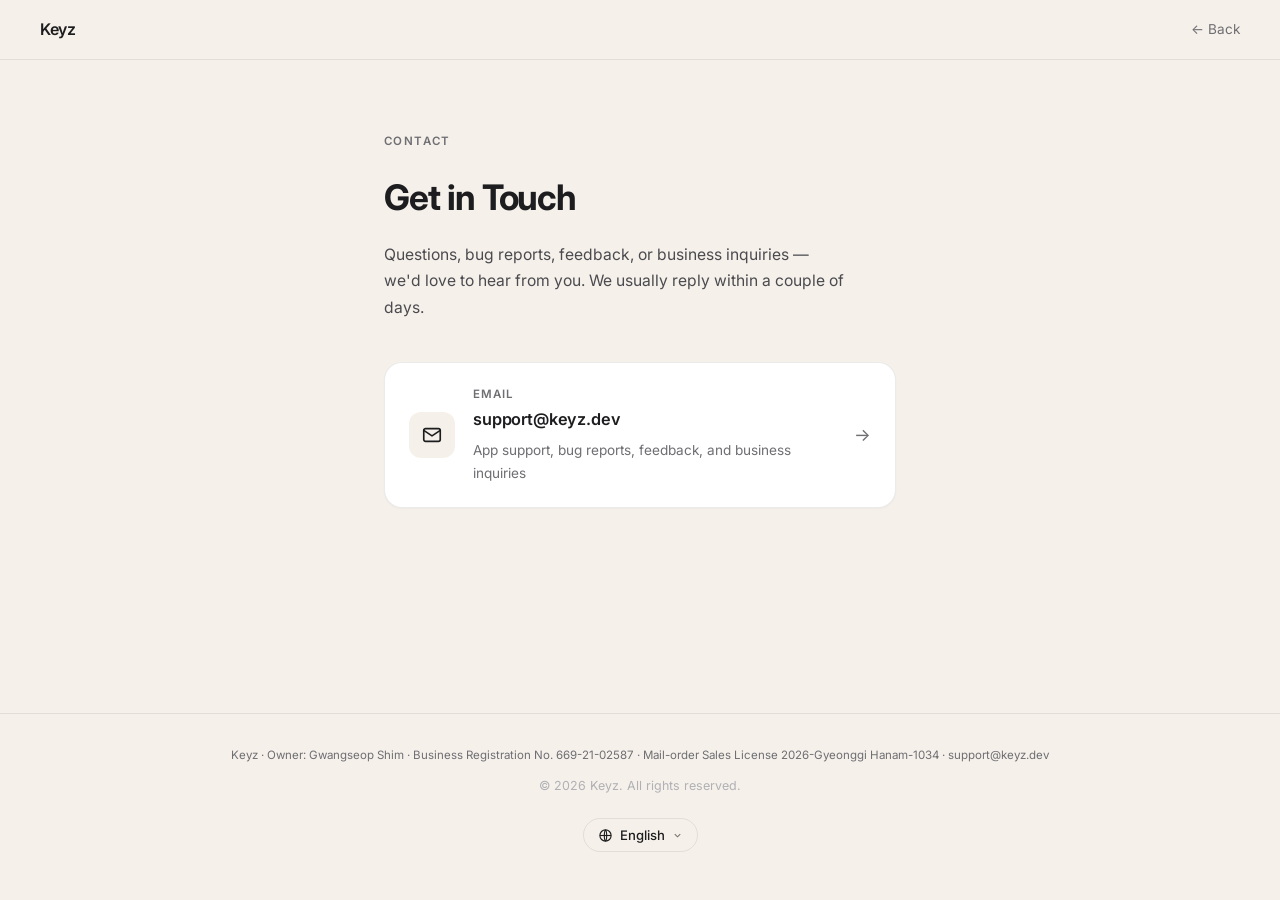
<file: contact/index.html>
<!DOCTYPE html>
<html lang="en">
<head>
  <meta charset="UTF-8" />
  <meta name="viewport" content="width=device-width, initial-scale=1.0" />
  <title>Contact — Keyz</title>
  <meta name="description" content="Get in touch with Keyz. For app questions, bug reports, feedback, or business inquiries, email support@keyz.dev." />
  <meta name="robots" content="index, follow" />
  <link rel="canonical" href="https://keyz.dev/contact/" />
  <meta name="theme-color" content="#f5f0ea" />

  <link rel="alternate" hreflang="en" href="https://keyz.dev/contact/" />
  <link rel="alternate" hreflang="ko" href="https://keyz.dev/ko/contact/" />
  <link rel="alternate" hreflang="ja" href="https://keyz.dev/ja/contact/" />
  <link rel="alternate" hreflang="x-default" href="https://keyz.dev/contact/" />

  <link rel="icon" href="/favicon.ico" sizes="any" />
  <link rel="icon" type="image/png" sizes="32x32" href="/favicon-32.png" />
  <link rel="apple-touch-icon" href="/apple-touch-icon.png" />
  <link rel="preconnect" href="https://fonts.googleapis.com" />
  <link rel="preconnect" href="https://fonts.gstatic.com" crossorigin />
  <link href="https://fonts.googleapis.com/css2?family=Inter:wght@300;400;500;600;700&display=swap" rel="stylesheet" />
  <link rel="stylesheet" href="/style-contact.css" />
</head>
<body>

<nav>
  <a class="nav-logo" href="/">Keyz</a>
  <a class="nav-back" href="/">← Back</a>
</nav>

<main>
  <p class="page-label">Contact</p>
  <h1>Get in Touch</h1>
  <p class="intro">Questions, bug reports, feedback, or business inquiries — we'd love to hear from you. We usually reply within a couple of days.</p>

  <a class="contact-card" href="mailto:support@keyz.dev">
    <span class="cc-icon">
      <svg viewBox="0 0 24 24" fill="none" stroke="currentColor" stroke-width="1.8" stroke-linecap="round" stroke-linejoin="round"><rect x="3" y="5" width="18" height="14" rx="2"/><path d="m3 7 9 6 9-6"/></svg>
    </span>
    <span class="cc-body">
      <span class="cc-label">Email</span>
      <span class="cc-value">support@keyz.dev</span>
      <span class="cc-desc">App support, bug reports, feedback, and business inquiries</span>
    </span>
    <span class="cc-arrow">→</span>
  </a>
</main>

<footer>
  <p class="footer-meta">Keyz · Owner: Gwangseop Shim · Business Registration No. 669-21-02587 · Mail-order Sales License 2026-Gyeonggi Hanam-1034 · support@keyz.dev</p>
  <p class="footer-copy">© 2026 Keyz. All rights reserved.</p>
  <div class="lang-select">
    <button class="lang-btn" aria-haspopup="true" aria-expanded="false">
      <svg class="globe" viewBox="0 0 24 24" fill="none" stroke="currentColor" stroke-width="1.8"><circle cx="12" cy="12" r="9"/><path d="M3 12h18"/><path d="M12 3c2.5 2.5 2.5 16 0 18M12 3c-2.5 2.5-2.5 16 0 18"/></svg>
      <span class="lang-current">English</span>
      <svg class="chev" viewBox="0 0 24 24" fill="none" stroke="currentColor" stroke-width="2.2"><path d="M6 9l6 6 6-6"/></svg>
    </button>
    <ul class="lang-menu" role="listbox">
      <li><a href="/contact/" hreflang="en" data-lang="en" class="active">English</a></li>
      <li><a href="/ko/contact/" hreflang="ko" data-lang="ko">한국어</a></li>
      <li><a href="/ja/contact/" hreflang="ja" data-lang="ja">日本語</a></li>
    </ul>
  </div>
</footer>

<script src="/app.js"></script>
</body>
</html>
</file>
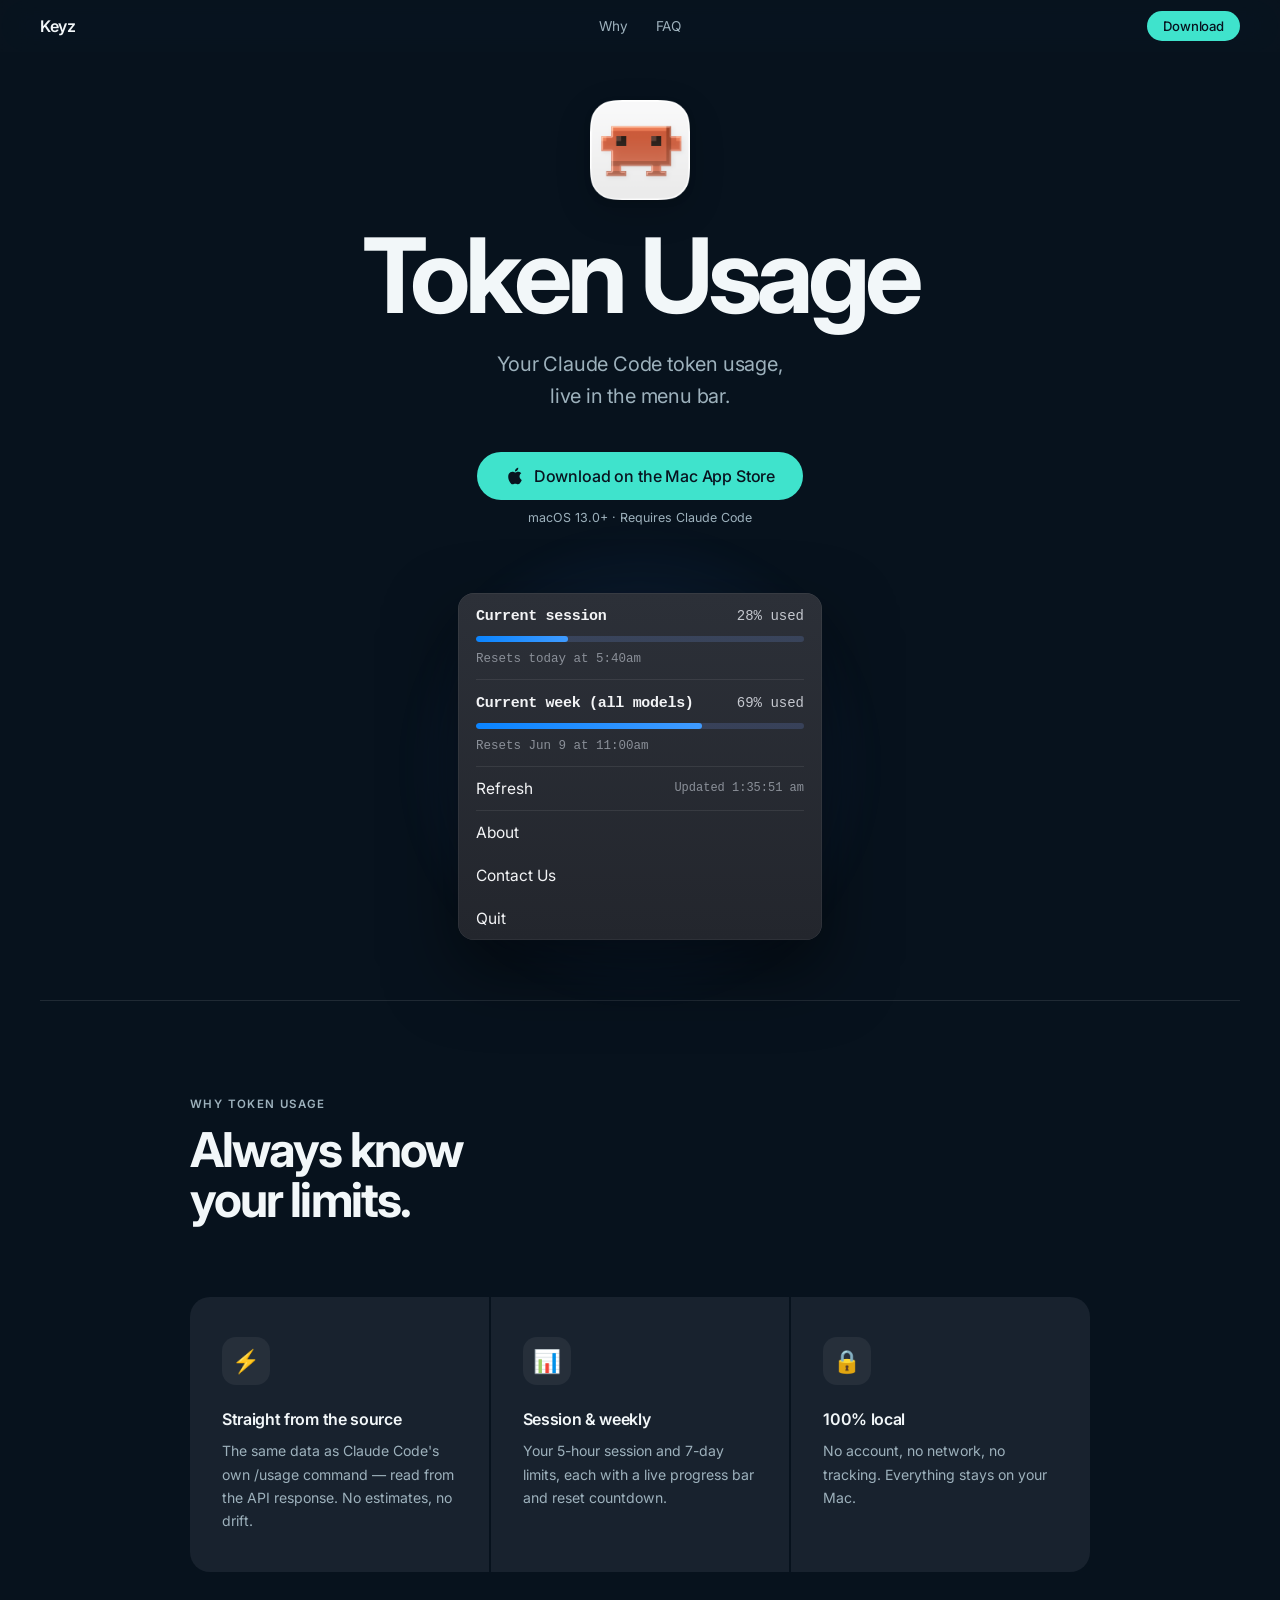
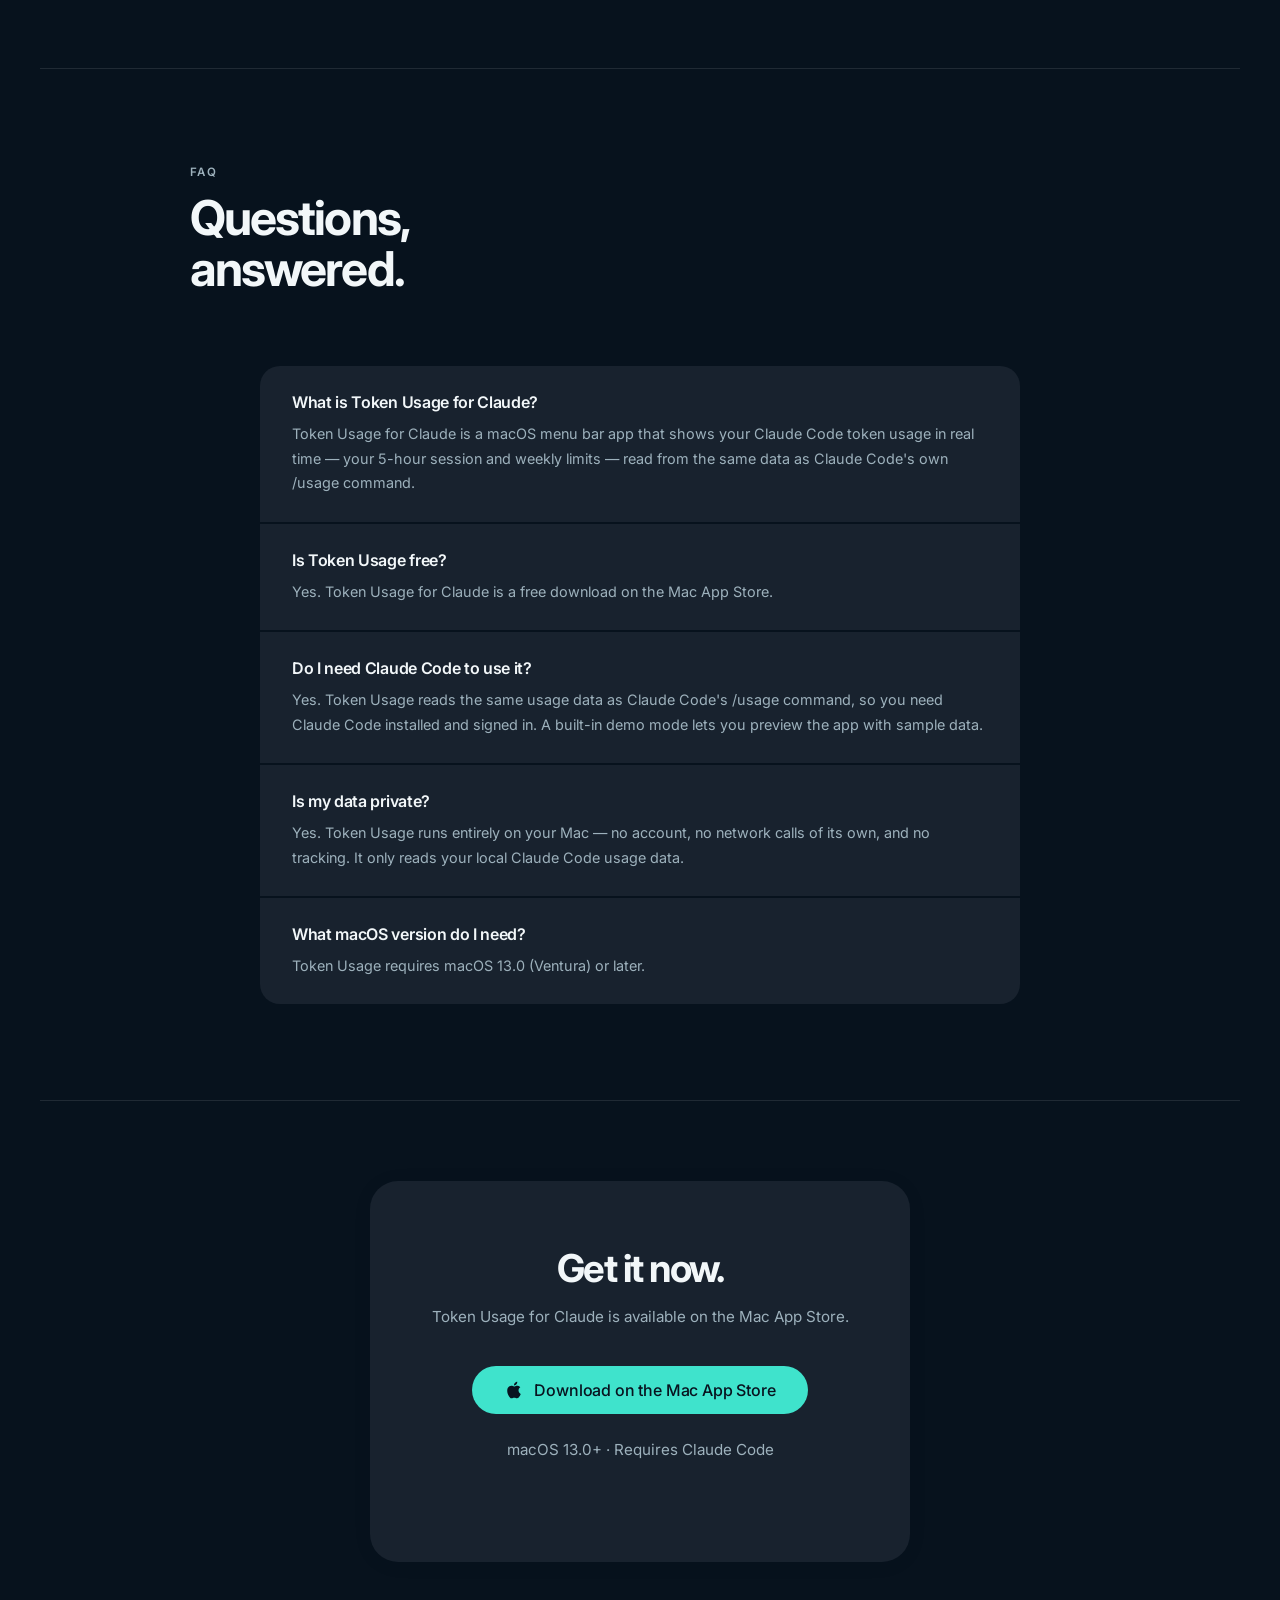
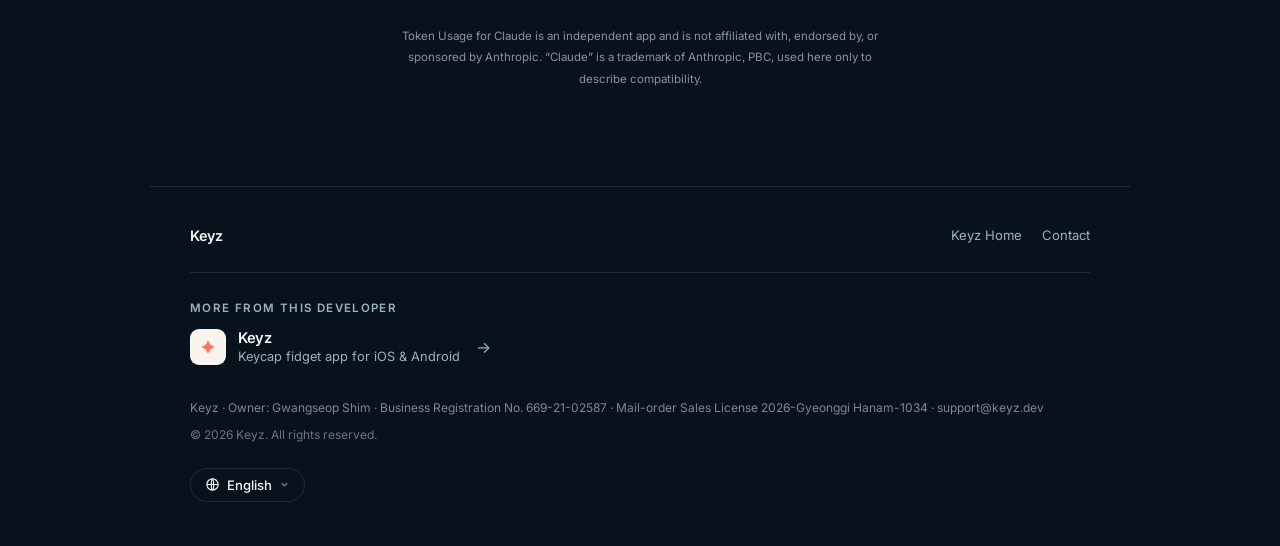
<file: token-usage/index.html>
<!DOCTYPE html>
<html lang="en">
<head>
  <meta charset="UTF-8" />
  <meta name="viewport" content="width=device-width, initial-scale=1.0" />

  <title>Token Usage for Claude — Claude Code usage in your menu bar</title>
  <meta name="description" content="Token Usage for Claude is a macOS menu bar app that shows your Claude Code token usage in real time — your 5-hour session and weekly limits, straight from the same data as Claude Code's own /usage. Now available on the Mac App Store." />
  <meta name="keywords" content="Token Usage, Claude Code usage, token usage, rate limit, macOS menu bar app, Claude Code, developer tools, Keyz" />
  <meta name="author" content="Keyz" />
  <meta name="robots" content="index, follow" />
  <link rel="canonical" href="https://keyz.dev/token-usage/" />
  <meta name="theme-color" content="#0a1a27" />

  <!-- hreflang alternates -->
  <link rel="alternate" hreflang="en" href="https://keyz.dev/token-usage/" />
  <link rel="alternate" hreflang="ko" href="https://keyz.dev/ko/token-usage/" />
  <link rel="alternate" hreflang="ja" href="https://keyz.dev/ja/token-usage/" />
  <link rel="alternate" hreflang="x-default" href="https://keyz.dev/token-usage/" />

  <!-- Favicons -->
  <link rel="icon" href="/favicon.ico" sizes="any" />
  <link rel="icon" type="image/png" sizes="32x32" href="/favicon-32.png" />
  <link rel="apple-touch-icon" href="/apple-touch-icon.png" />
  <link rel="manifest" href="/site.webmanifest" />

  <!-- Open Graph -->
  <meta property="og:type" content="website" />
  <meta property="og:site_name" content="Keyz" />
  <meta property="og:title" content="Token Usage for Claude — Claude Code usage in your menu bar" />
  <meta property="og:description" content="A macOS menu bar app showing your Claude Code token usage in real time. Now available on the Mac App Store." />
  <meta property="og:url" content="https://keyz.dev/token-usage/" />
  <meta property="og:image" content="https://keyz.dev/token-meter-og.png" />
  <meta property="og:image:width" content="1200" />
  <meta property="og:image:height" content="630" />
  <meta property="og:image:alt" content="Token Usage for Claude — a macOS menu bar app showing Claude Code 5-hour session and weekly token usage bars" />
  <meta property="og:locale" content="en_US" />
  <meta property="og:locale:alternate" content="ko_KR" />
  <meta property="og:locale:alternate" content="ja_JP" />

  <!-- Twitter Card -->
  <meta name="twitter:card" content="summary_large_image" />
  <meta name="twitter:title" content="Token Usage for Claude" />
  <meta name="twitter:description" content="A macOS menu bar app showing your Claude Code token usage in real time. Now available on the Mac App Store." />
  <meta name="twitter:image" content="https://keyz.dev/token-meter-og.png" />

  <!-- Structured data -->
  <script type="application/ld+json">
  {
    "@context": "https://schema.org",
    "@type": "SoftwareApplication",
    "name": "Token Usage for Claude",
    "operatingSystem": "macOS 13.0+",
    "applicationCategory": "DeveloperApplication",
    "description": "A macOS menu bar app that shows your Claude Code token usage in real time — your 5-hour session and weekly limits, from the same data as Claude Code's own /usage.",
    "url": "https://keyz.dev/token-usage/",
    "image": "https://keyz.dev/token-meter-icon.png",
    "screenshot": "https://keyz.dev/token-meter-og.png",
    "applicationSubCategory": "Developer Tools",
    "featureList": [
      "Live 5-hour session and weekly usage bars",
      "Reads the same data as Claude Code's /usage command",
      "Lives in your Mac menu bar",
      "100% local — no account, no network, no tracking",
      "Demo mode to preview with sample data"
    ],
    "offers": { "@type": "Offer", "price": "0", "priceCurrency": "USD" },
    "author": { "@type": "Organization", "name": "Keyz", "url": "https://keyz.dev/" }
  }
  </script>

  <!-- FAQ structured data -->
  <script type="application/ld+json">
  {
    "@context": "https://schema.org",
    "@type": "FAQPage",
    "mainEntity": [
      {
        "@type": "Question",
        "name": "What is Token Usage for Claude?",
        "acceptedAnswer": { "@type": "Answer", "text": "Token Usage for Claude is a macOS menu bar app that shows your Claude Code token usage in real time — your 5-hour session and weekly limits — read from the same data as Claude Code's own /usage command." }
      },
      {
        "@type": "Question",
        "name": "Is Token Usage free?",
        "acceptedAnswer": { "@type": "Answer", "text": "Yes. Token Usage for Claude is a free download on the Mac App Store." }
      },
      {
        "@type": "Question",
        "name": "Do I need Claude Code to use it?",
        "acceptedAnswer": { "@type": "Answer", "text": "Yes. Token Usage reads the same usage data as Claude Code's /usage command, so you need Claude Code installed and signed in. A built-in demo mode lets you preview the app with sample data." }
      },
      {
        "@type": "Question",
        "name": "Is my data private?",
        "acceptedAnswer": { "@type": "Answer", "text": "Yes. Token Usage runs entirely on your Mac — no account, no network calls of its own, and no tracking. It only reads your local Claude Code usage data." }
      },
      {
        "@type": "Question",
        "name": "What macOS version do I need?",
        "acceptedAnswer": { "@type": "Answer", "text": "Token Usage requires macOS 13.0 (Ventura) or later." }
      }
    ]
  }
  </script>

  <link rel="preconnect" href="https://fonts.googleapis.com" />
  <link rel="preconnect" href="https://fonts.gstatic.com" crossorigin />
  <link href="https://fonts.googleapis.com/css2?family=Inter:wght@300;400;500;600;700&display=swap" rel="stylesheet" />
  <link rel="stylesheet" href="/style.css" />
  <link rel="stylesheet" href="/style-token-meter.css" />
</head>
<body class="tm-page">

<nav id="nav">
  <a class="nav-logo" href="/" style="text-decoration:none;color:inherit;">Keyz</a>
  <div class="nav-links">
    <a href="#features">Why</a>
    <a href="#faq">FAQ</a>
  </div>
  <a class="hero-cta" style="padding:7px 16px;font-size:0.82rem;text-decoration:none;" href="https://apps.apple.com/app/id6773230249">Download</a>
</nav>

<section class="hero">
  <img class="tm-icon" src="/token-meter-icon.png" alt="Token Usage app icon" />
  <h1 class="app-name">Token Usage</h1>
  <p class="hero-tagline">Your Claude Code token usage,<br>live in the menu bar.</p>
  <a class="hero-cta" href="https://apps.apple.com/app/id6773230249">
    <svg viewBox="0 0 24 24" fill="currentColor"><path d="M18.71 19.5c-.83 1.24-1.71 2.45-3.05 2.47-1.34.03-1.77-.79-3.29-.79-1.53 0-2 .77-3.27.82-1.31.05-2.3-1.32-3.14-2.53C4.25 17 2.94 12.45 4.7 9.39c.87-1.52 2.43-2.48 4.12-2.51 1.28-.02 2.5.87 3.29.87.78 0 2.26-1.07 3.8-.91.65.03 2.47.26 3.64 1.98-.09.06-2.17 1.28-2.15 3.81.03 3.02 2.65 4.03 2.68 4.04-.03.07-.42 1.44-1.38 2.83M13 3.5c.73-.83 1.94-1.46 2.94-1.5.13 1.17-.34 2.35-1.04 3.19-.69.85-1.83 1.51-2.95 1.42-.15-1.15.41-2.35 1.05-3.11z"/></svg>
    Download on the Mac App Store
  </a>
  <p class="hero-note">macOS 13.0+ · Requires Claude Code</p>
  <div class="tm-visual">
    <div class="tm-card">
      <div class="tm-sec"><div class="tm-r1"><span class="tm-ttl">Current session</span><span class="tm-pct">28% used</span></div><div class="tm-bar"><div class="tm-fill" style="width:28%"></div></div><div class="tm-rst">Resets today at 5:40am</div></div>
      <div class="tm-dv"></div>
      <div class="tm-sec"><div class="tm-r1"><span class="tm-ttl">Current week (all models)</span><span class="tm-pct">69% used</span></div><div class="tm-bar"><div class="tm-fill" style="width:69%"></div></div><div class="tm-rst">Resets Jun 9 at 11:00am</div></div>
      <div class="tm-dv"></div>
      <div class="tm-ft"><span>Refresh</span><span class="upd">Updated 1:35:51 am</span></div>
      <div class="tm-dv"></div>
      <div class="tm-ft"><span>About</span></div>
      <div class="tm-ft"><span>Contact Us</span></div>
      <div class="tm-ft"><span>Quit</span></div>
    </div>
  </div>
</section>

<div class="divider"></div>

<section class="features" id="features">
  <p class="eyebrow reveal">Why Token Usage</p>
  <h2 class="section-title reveal">Always know<br>your limits.</h2>
  <div class="feat-grid">
    <div class="feat reveal">
      <div class="feat-icon">⚡️</div>
      <h3>Straight from the source</h3>
      <p>The same data as Claude Code's own /usage command — read from the API response. No estimates, no drift.</p>
    </div>
    <div class="feat reveal">
      <div class="feat-icon">📊</div>
      <h3>Session &amp; weekly</h3>
      <p>Your 5-hour session and 7-day limits, each with a live progress bar and reset countdown.</p>
    </div>
    <div class="feat reveal">
      <div class="feat-icon">🔒</div>
      <h3>100% local</h3>
      <p>No account, no network, no tracking. Everything stays on your Mac.</p>
    </div>
  </div>
</section>

<div class="divider"></div>

<section class="faq" id="faq">
  <p class="eyebrow reveal">FAQ</p>
  <h2 class="section-title reveal">Questions,<br>answered.</h2>
  <div class="faq-list">
    <div class="faq-item reveal">
      <h3>What is Token Usage for Claude?</h3>
      <p>Token Usage for Claude is a macOS menu bar app that shows your Claude Code token usage in real time — your 5-hour session and weekly limits — read from the same data as Claude Code's own /usage command.</p>
    </div>
    <div class="faq-item reveal">
      <h3>Is Token Usage free?</h3>
      <p>Yes. Token Usage for Claude is a free download on the Mac App Store.</p>
    </div>
    <div class="faq-item reveal">
      <h3>Do I need Claude Code to use it?</h3>
      <p>Yes. Token Usage reads the same usage data as Claude Code's /usage command, so you need Claude Code installed and signed in. A built-in demo mode lets you preview the app with sample data.</p>
    </div>
    <div class="faq-item reveal">
      <h3>Is my data private?</h3>
      <p>Yes. Token Usage runs entirely on your Mac — no account, no network calls of its own, and no tracking. It only reads your local Claude Code usage data.</p>
    </div>
    <div class="faq-item reveal">
      <h3>What macOS version do I need?</h3>
      <p>Token Usage requires macOS 13.0 (Ventura) or later.</p>
    </div>
  </div>
</section>

<div class="divider"></div>

<section class="download">
  <div class="dl-card reveal">
    <h2>Get it now.</h2>
    <p>Token Usage for Claude is available on the Mac App Store.</p>
    <a class="dl-btn" href="https://apps.apple.com/app/id6773230249">
      <svg viewBox="0 0 24 24" fill="currentColor"><path d="M18.71 19.5c-.83 1.24-1.71 2.45-3.05 2.47-1.34.03-1.77-.79-3.29-.79-1.53 0-2 .77-3.27.82-1.31.05-2.3-1.32-3.14-2.53C4.25 17 2.94 12.45 4.7 9.39c.87-1.52 2.43-2.48 4.12-2.51 1.28-.02 2.5.87 3.29.87.78 0 2.26-1.07 3.8-.91.65.03 2.47.26 3.64 1.98-.09.06-2.17 1.28-2.15 3.81.03 3.02 2.65 4.03 2.68 4.04-.03.07-.42 1.44-1.38 2.83M13 3.5c.73-.83 1.94-1.46 2.94-1.5.13 1.17-.34 2.35-1.04 3.19-.69.85-1.83 1.51-2.95 1.42-.15-1.15.41-2.35 1.05-3.11z"/></svg>
      Download on the Mac App Store
    </a>
    <p class="dl-note">macOS 13.0+ · Requires Claude Code</p>
  </div>
  <p class="tm-legal">Token Usage for Claude is an independent app and is not affiliated with, endorsed by, or sponsored by Anthropic. “Claude” is a trademark of Anthropic, PBC, used here only to describe compatibility.</p>
</section>

<footer>
  <div class="footer-top">
    <div class="footer-brand">Keyz</div>
    <div class="footer-links">
      <a href="/">Keyz Home</a>
      <a href="/contact/">Contact</a>
    </div>
  </div>
  <div class="footer-more">
    <span class="footer-more-label">More from this developer</span>
    <a class="footer-more-link" href="/">
      <img class="fm-icon" src="/icon-192.png" alt="" />
      <span class="fm-text"><span class="fm-name">Keyz</span><span class="fm-desc">Keycap fidget app for iOS &amp; Android</span></span>
      <span class="fm-arrow">→</span>
    </a>
  </div>
  <p class="footer-meta">Keyz · Owner: Gwangseop Shim · Business Registration No. 669-21-02587 · Mail-order Sales License 2026-Gyeonggi Hanam-1034 · support@keyz.dev</p>
  <p class="footer-copy">© 2026 Keyz. All rights reserved.</p>
  <div class="footer-lang">
    <div class="lang-select">
      <button class="lang-btn" aria-haspopup="true" aria-expanded="false">
        <svg class="globe" viewBox="0 0 24 24" fill="none" stroke="currentColor" stroke-width="1.8"><circle cx="12" cy="12" r="9"/><path d="M3 12h18"/><path d="M12 3c2.5 2.5 2.5 16 0 18M12 3c-2.5 2.5-2.5 16 0 18"/></svg>
        <span class="lang-current">English</span>
        <svg class="chev" viewBox="0 0 24 24" fill="none" stroke="currentColor" stroke-width="2.2"><path d="M6 9l6 6 6-6"/></svg>
      </button>
      <ul class="lang-menu" role="listbox">
        <li><a href="/token-usage/" hreflang="en" data-lang="en" class="active">English</a></li>
        <li><a href="/ko/token-usage/" hreflang="ko" data-lang="ko">한국어</a></li>
        <li><a href="/ja/token-usage/" hreflang="ja" data-lang="ja">日本語</a></li>
      </ul>
    </div>
  </div>
</footer>

<script src="/app.js"></script>
</body>
</html>
</file>
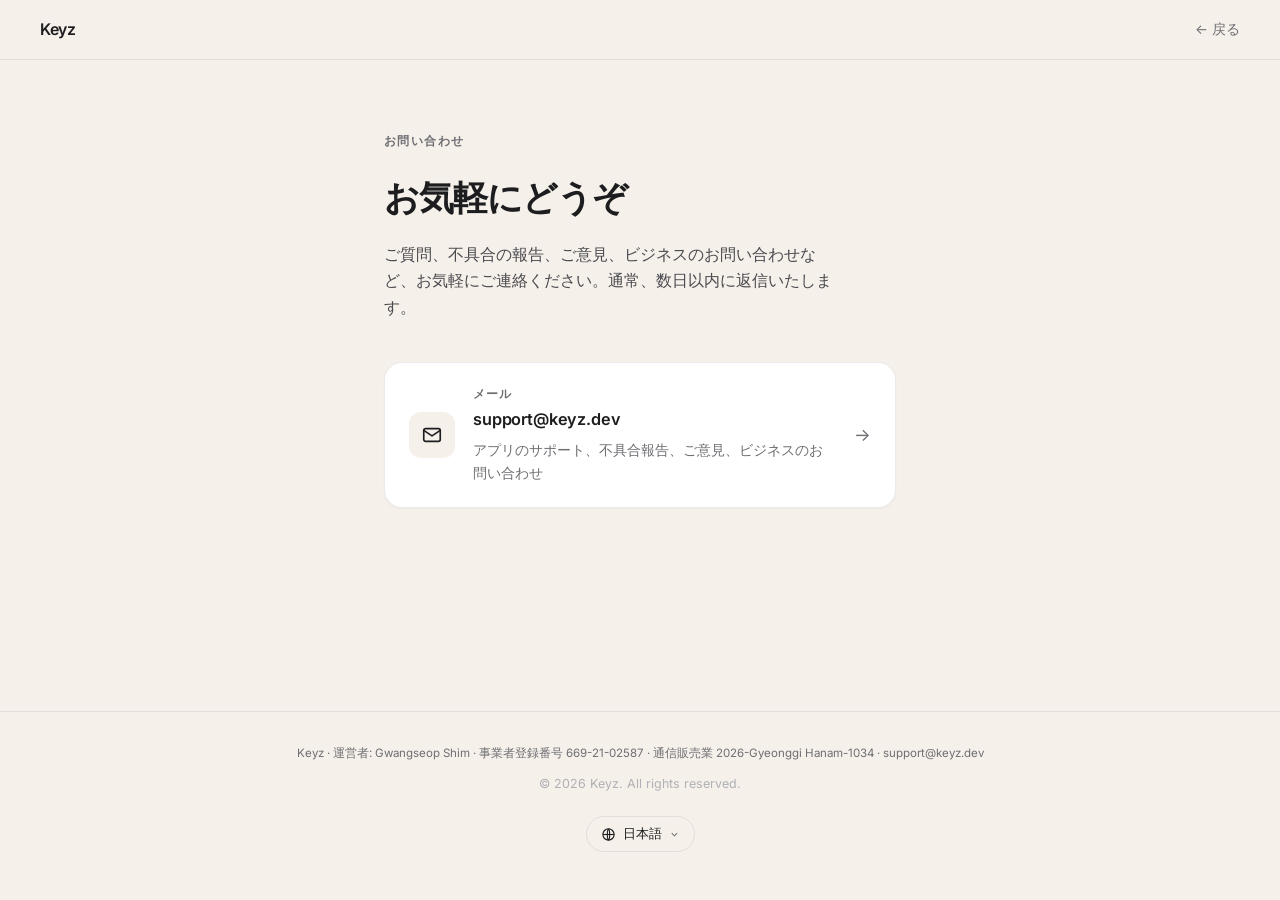
<file: ja/contact/index.html>
<!DOCTYPE html>
<html lang="ja">
<head>
  <meta charset="UTF-8" />
  <meta name="viewport" content="width=device-width, initial-scale=1.0" />
  <title>お問い合わせ — Keyz</title>
  <meta name="description" content="Keyz へのお問い合わせ。アプリに関するご質問、不具合の報告、ご意見、ビジネスのお問い合わせは support@keyz.dev までお寄せください。" />
  <meta name="robots" content="index, follow" />
  <link rel="canonical" href="https://keyz.dev/ja/contact/" />
  <meta name="theme-color" content="#f5f0ea" />

  <link rel="alternate" hreflang="en" href="https://keyz.dev/contact/" />
  <link rel="alternate" hreflang="ko" href="https://keyz.dev/ko/contact/" />
  <link rel="alternate" hreflang="ja" href="https://keyz.dev/ja/contact/" />
  <link rel="alternate" hreflang="x-default" href="https://keyz.dev/contact/" />

  <link rel="icon" href="/favicon.ico" sizes="any" />
  <link rel="icon" type="image/png" sizes="32x32" href="/favicon-32.png" />
  <link rel="apple-touch-icon" href="/apple-touch-icon.png" />
  <link rel="preconnect" href="https://fonts.googleapis.com" />
  <link rel="preconnect" href="https://fonts.gstatic.com" crossorigin />
  <link href="https://fonts.googleapis.com/css2?family=Inter:wght@300;400;500;600;700&display=swap" rel="stylesheet" />
  <link rel="stylesheet" href="/style-contact.css" />
</head>
<body>

<nav>
  <a class="nav-logo" href="/ja/">Keyz</a>
  <a class="nav-back" href="/ja/">← 戻る</a>
</nav>

<main>
  <p class="page-label">お問い合わせ</p>
  <h1>お気軽にどうぞ</h1>
  <p class="intro">ご質問、不具合の報告、ご意見、ビジネスのお問い合わせなど、お気軽にご連絡ください。通常、数日以内に返信いたします。</p>

  <a class="contact-card" href="mailto:support@keyz.dev">
    <span class="cc-icon">
      <svg viewBox="0 0 24 24" fill="none" stroke="currentColor" stroke-width="1.8" stroke-linecap="round" stroke-linejoin="round"><rect x="3" y="5" width="18" height="14" rx="2"/><path d="m3 7 9 6 9-6"/></svg>
    </span>
    <span class="cc-body">
      <span class="cc-label">メール</span>
      <span class="cc-value">support@keyz.dev</span>
      <span class="cc-desc">アプリのサポート、不具合報告、ご意見、ビジネスのお問い合わせ</span>
    </span>
    <span class="cc-arrow">→</span>
  </a>
</main>

<footer>
  <p class="footer-meta">Keyz · 運営者: Gwangseop Shim · 事業者登録番号 669-21-02587 · 通信販売業 2026-Gyeonggi Hanam-1034 · support@keyz.dev</p>
  <p class="footer-copy">© 2026 Keyz. All rights reserved.</p>
  <div class="lang-select">
    <button class="lang-btn" aria-haspopup="true" aria-expanded="false">
      <svg class="globe" viewBox="0 0 24 24" fill="none" stroke="currentColor" stroke-width="1.8"><circle cx="12" cy="12" r="9"/><path d="M3 12h18"/><path d="M12 3c2.5 2.5 2.5 16 0 18M12 3c-2.5 2.5-2.5 16 0 18"/></svg>
      <span class="lang-current">日本語</span>
      <svg class="chev" viewBox="0 0 24 24" fill="none" stroke="currentColor" stroke-width="2.2"><path d="M6 9l6 6 6-6"/></svg>
    </button>
    <ul class="lang-menu" role="listbox">
      <li><a href="/contact/" hreflang="en" data-lang="en">English</a></li>
      <li><a href="/ko/contact/" hreflang="ko" data-lang="ko">한국어</a></li>
      <li><a href="/ja/contact/" hreflang="ja" data-lang="ja" class="active">日本語</a></li>
    </ul>
  </div>
</footer>

<script src="/app.js"></script>
</body>
</html>
</file>
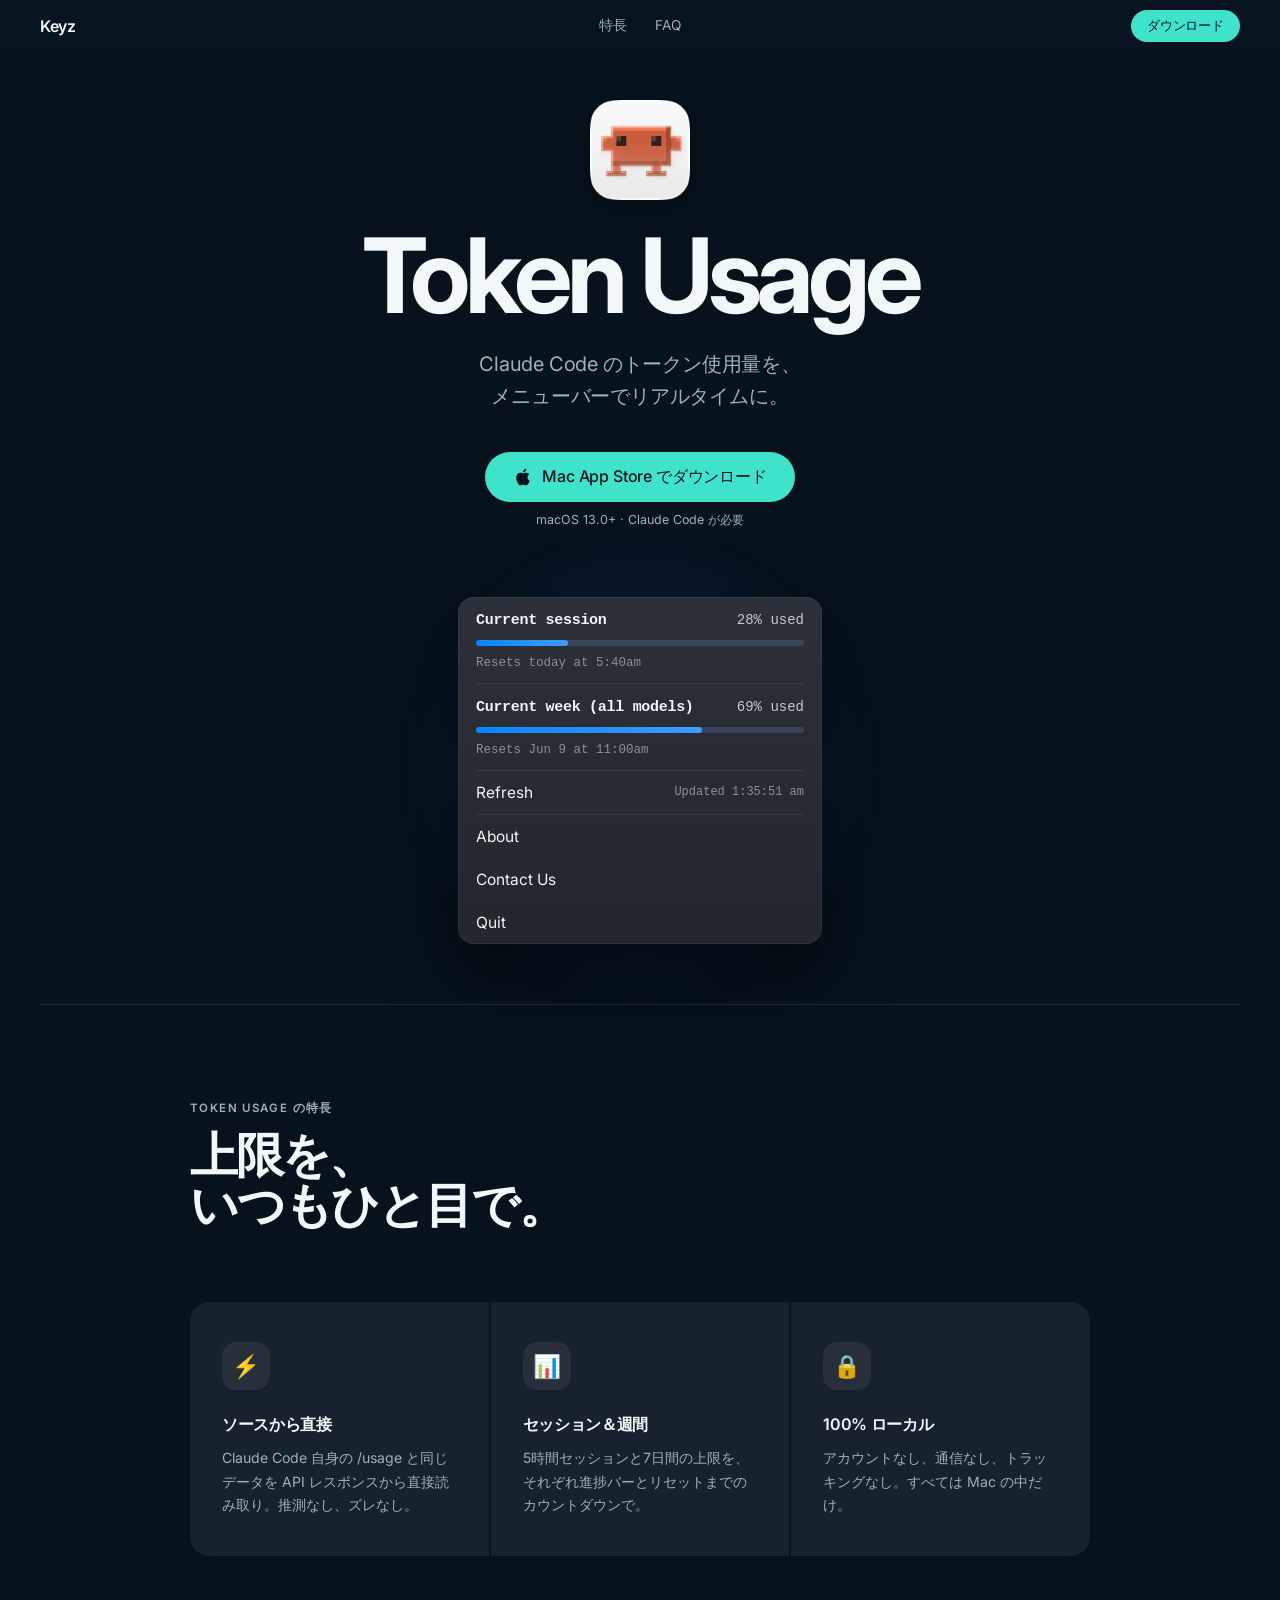
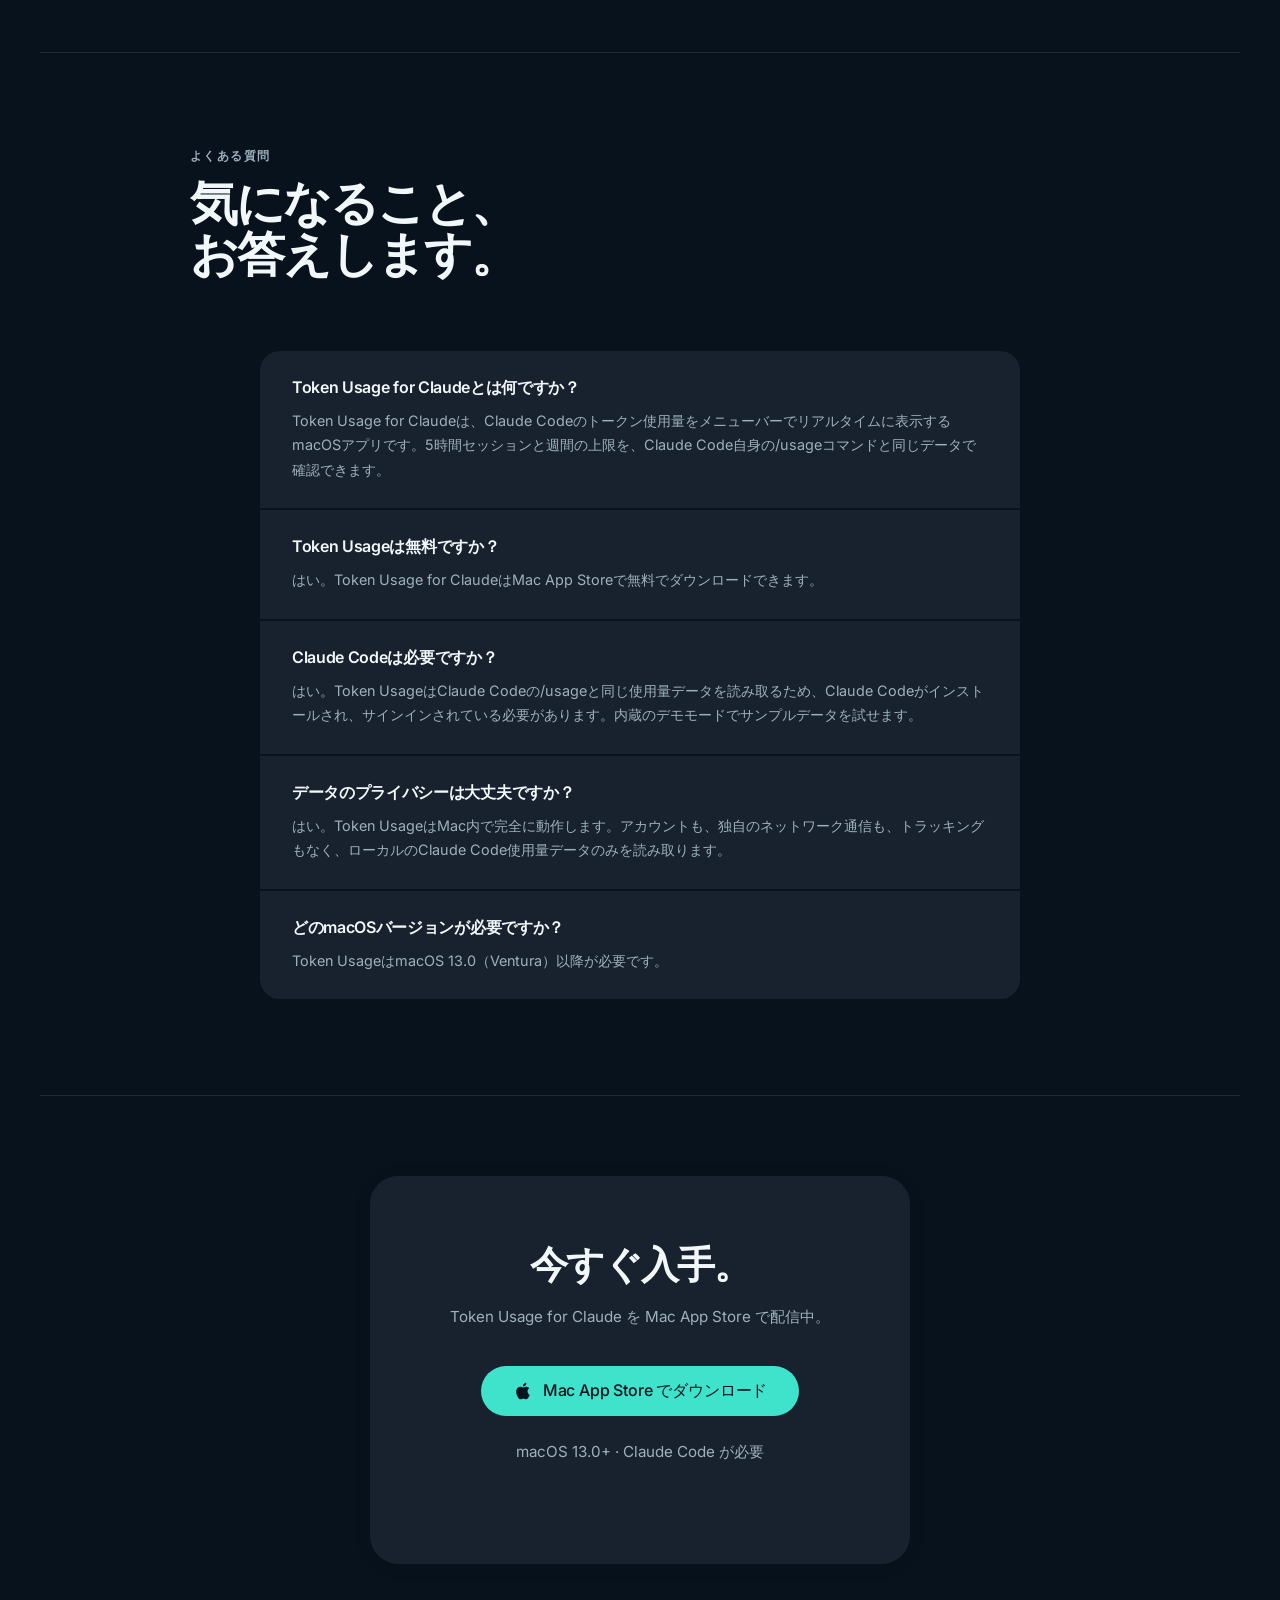
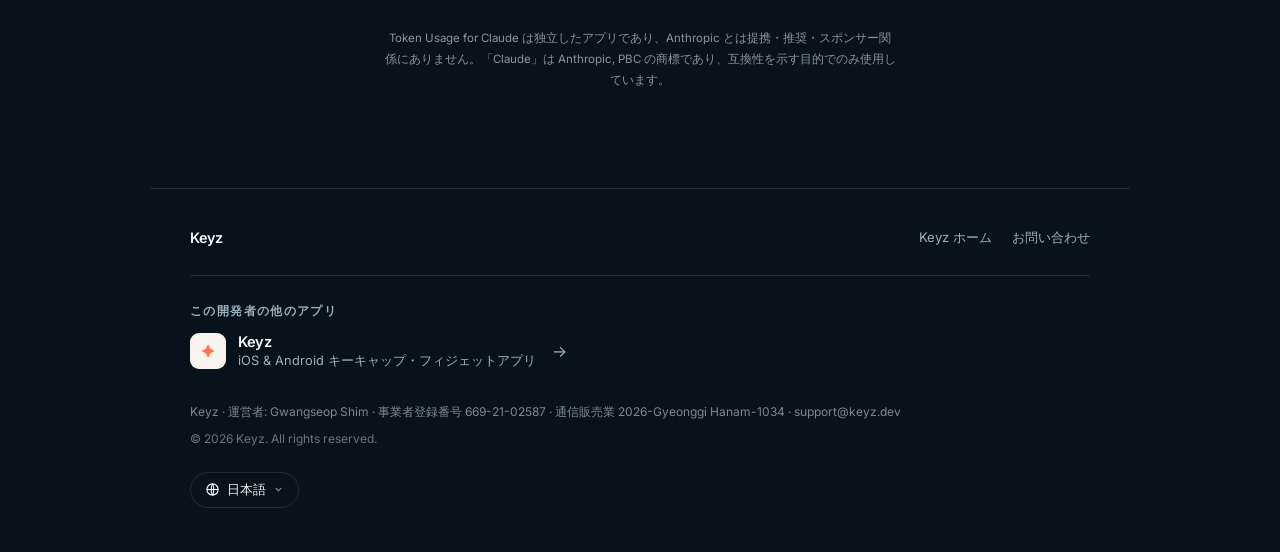
<file: ja/token-usage/index.html>
<!DOCTYPE html>
<html lang="ja">
<head>
  <meta charset="UTF-8" />
  <meta name="viewport" content="width=device-width, initial-scale=1.0" />

  <title>Token Usage for Claude — メニューバーで見る Claude Code 使用量</title>
  <meta name="description" content="Token Usage for Claude は、Claude Code のトークン使用量をリアルタイムで表示する macOS メニューバーアプリです。5時間セッションと週間の上限を、Claude Code 自身の /usage と同じデータで確認できます。Mac App Store で配信中。" />
  <meta name="keywords" content="Token Usage, Claude Code 使用量, トークン使用量, レート制限, macOS メニューバーアプリ, Claude Code, 開発者ツール, Keyz" />
  <meta name="author" content="Keyz" />
  <meta name="robots" content="index, follow" />
  <link rel="canonical" href="https://keyz.dev/ja/token-usage/" />
  <meta name="theme-color" content="#0a1a27" />

  <!-- hreflang alternates -->
  <link rel="alternate" hreflang="en" href="https://keyz.dev/token-usage/" />
  <link rel="alternate" hreflang="ko" href="https://keyz.dev/ko/token-usage/" />
  <link rel="alternate" hreflang="ja" href="https://keyz.dev/ja/token-usage/" />
  <link rel="alternate" hreflang="x-default" href="https://keyz.dev/token-usage/" />

  <!-- Favicons -->
  <link rel="icon" href="/favicon.ico" sizes="any" />
  <link rel="icon" type="image/png" sizes="32x32" href="/favicon-32.png" />
  <link rel="apple-touch-icon" href="/apple-touch-icon.png" />
  <link rel="manifest" href="/site.webmanifest" />

  <!-- Open Graph -->
  <meta property="og:type" content="website" />
  <meta property="og:site_name" content="Keyz" />
  <meta property="og:title" content="Token Usage for Claude — メニューバーで見る Claude Code 使用量" />
  <meta property="og:description" content="Claude Code のトークン使用量をリアルタイムで表示する macOS メニューバーアプリ。Mac App Store で配信中。" />
  <meta property="og:url" content="https://keyz.dev/ja/token-usage/" />
  <meta property="og:image" content="https://keyz.dev/token-meter-og.png" />
  <meta property="og:image:width" content="1200" />
  <meta property="og:image:height" content="630" />
  <meta property="og:image:alt" content="Token Usage for Claude — Claude Codeの5時間セッションと週間のトークン使用量を表示するmacOSメニューバーアプリ" />
  <meta property="og:locale" content="ja_JP" />
  <meta property="og:locale:alternate" content="en_US" />
  <meta property="og:locale:alternate" content="ko_KR" />

  <!-- Twitter Card -->
  <meta name="twitter:card" content="summary_large_image" />
  <meta name="twitter:title" content="Token Usage for Claude" />
  <meta name="twitter:description" content="Claude Code のトークン使用量をリアルタイムで表示する macOS メニューバーアプリ。Mac App Store で配信中。" />
  <meta name="twitter:image" content="https://keyz.dev/token-meter-og.png" />

  <!-- Structured data -->
  <script type="application/ld+json">
  {
    "@context": "https://schema.org",
    "@type": "SoftwareApplication",
    "name": "Token Usage for Claude",
    "operatingSystem": "macOS 13.0+",
    "applicationCategory": "DeveloperApplication",
    "description": "Claude Code のトークン使用量をリアルタイムで表示する macOS メニューバーアプリ。5時間セッションと週間の上限を、Claude Code 自身の /usage と同じデータで確認します。",
    "url": "https://keyz.dev/ja/token-usage/",
    "image": "https://keyz.dev/token-meter-icon.png",
    "screenshot": "https://keyz.dev/token-meter-og.png",
    "applicationSubCategory": "Developer Tools",
    "featureList": [
      "5時間セッションと週間使用量のライブゲージ",
      "Claude Codeの/usageと同じデータ",
      "Macのメニューバーに常駐",
      "100%ローカル — アカウント・ネットワーク・トラッキングなし",
      "サンプルデータで試せるデモモード"
    ],
    "offers": { "@type": "Offer", "price": "0", "priceCurrency": "JPY" },
    "author": { "@type": "Organization", "name": "Keyz", "url": "https://keyz.dev/" }
  }
  </script>

  <!-- FAQ structured data -->
  <script type="application/ld+json">
  {
    "@context": "https://schema.org",
    "@type": "FAQPage",
    "mainEntity": [
      {
        "@type": "Question",
        "name": "Token Usage for Claudeとは何ですか？",
        "acceptedAnswer": { "@type": "Answer", "text": "Token Usage for Claudeは、Claude Codeのトークン使用量をメニューバーでリアルタイムに表示するmacOSアプリです。5時間セッションと週間の上限を、Claude Code自身の/usageコマンドと同じデータで確認できます。" }
      },
      {
        "@type": "Question",
        "name": "Token Usageは無料ですか？",
        "acceptedAnswer": { "@type": "Answer", "text": "はい。Token Usage for ClaudeはMac App Storeで無料でダウンロードできます。" }
      },
      {
        "@type": "Question",
        "name": "Claude Codeは必要ですか？",
        "acceptedAnswer": { "@type": "Answer", "text": "はい。Token UsageはClaude Codeの/usageと同じ使用量データを読み取るため、Claude Codeがインストールされ、サインインされている必要があります。内蔵のデモモードでサンプルデータを試せます。" }
      },
      {
        "@type": "Question",
        "name": "データのプライバシーは大丈夫ですか？",
        "acceptedAnswer": { "@type": "Answer", "text": "はい。Token UsageはMac内で完全に動作します。アカウントも、独自のネットワーク通信も、トラッキングもなく、ローカルのClaude Code使用量データのみを読み取ります。" }
      },
      {
        "@type": "Question",
        "name": "どのmacOSバージョンが必要ですか？",
        "acceptedAnswer": { "@type": "Answer", "text": "Token UsageはmacOS 13.0（Ventura）以降が必要です。" }
      }
    ]
  }
  </script>

  <link rel="preconnect" href="https://fonts.googleapis.com" />
  <link rel="preconnect" href="https://fonts.gstatic.com" crossorigin />
  <link href="https://fonts.googleapis.com/css2?family=Inter:wght@300;400;500;600;700&display=swap" rel="stylesheet" />
  <link rel="stylesheet" href="/style.css" />
  <link rel="stylesheet" href="/style-token-meter.css" />
</head>
<body class="tm-page">

<nav id="nav">
  <a class="nav-logo" href="/ja/" style="text-decoration:none;color:inherit;">Keyz</a>
  <div class="nav-links">
    <a href="#features">特長</a>
    <a href="#faq">FAQ</a>
  </div>
  <a class="hero-cta" style="padding:7px 16px;font-size:0.82rem;text-decoration:none;" href="https://apps.apple.com/app/id6773230249">ダウンロード</a>
</nav>

<section class="hero">
  <img class="tm-icon" src="/token-meter-icon.png" alt="Token Usage アプリアイコン" />
  <h1 class="app-name">Token Usage</h1>
  <p class="hero-tagline">Claude Code のトークン使用量を、<br>メニューバーでリアルタイムに。</p>
  <a class="hero-cta" href="https://apps.apple.com/app/id6773230249">
    <svg viewBox="0 0 24 24" fill="currentColor"><path d="M18.71 19.5c-.83 1.24-1.71 2.45-3.05 2.47-1.34.03-1.77-.79-3.29-.79-1.53 0-2 .77-3.27.82-1.31.05-2.3-1.32-3.14-2.53C4.25 17 2.94 12.45 4.7 9.39c.87-1.52 2.43-2.48 4.12-2.51 1.28-.02 2.5.87 3.29.87.78 0 2.26-1.07 3.8-.91.65.03 2.47.26 3.64 1.98-.09.06-2.17 1.28-2.15 3.81.03 3.02 2.65 4.03 2.68 4.04-.03.07-.42 1.44-1.38 2.83M13 3.5c.73-.83 1.94-1.46 2.94-1.5.13 1.17-.34 2.35-1.04 3.19-.69.85-1.83 1.51-2.95 1.42-.15-1.15.41-2.35 1.05-3.11z"/></svg>
    Mac App Store でダウンロード
  </a>
  <p class="hero-note">macOS 13.0+ · Claude Code が必要</p>
  <div class="tm-visual">
    <div class="tm-card">
      <div class="tm-sec"><div class="tm-r1"><span class="tm-ttl">Current session</span><span class="tm-pct">28% used</span></div><div class="tm-bar"><div class="tm-fill" style="width:28%"></div></div><div class="tm-rst">Resets today at 5:40am</div></div>
      <div class="tm-dv"></div>
      <div class="tm-sec"><div class="tm-r1"><span class="tm-ttl">Current week (all models)</span><span class="tm-pct">69% used</span></div><div class="tm-bar"><div class="tm-fill" style="width:69%"></div></div><div class="tm-rst">Resets Jun 9 at 11:00am</div></div>
      <div class="tm-dv"></div>
      <div class="tm-ft"><span>Refresh</span><span class="upd">Updated 1:35:51 am</span></div>
      <div class="tm-dv"></div>
      <div class="tm-ft"><span>About</span></div>
      <div class="tm-ft"><span>Contact Us</span></div>
      <div class="tm-ft"><span>Quit</span></div>
    </div>
  </div>
</section>

<div class="divider"></div>

<section class="features" id="features">
  <p class="eyebrow reveal">Token Usage の特長</p>
  <h2 class="section-title reveal">上限を、<br>いつもひと目で。</h2>
  <div class="feat-grid">
    <div class="feat reveal">
      <div class="feat-icon">⚡️</div>
      <h3>ソースから直接</h3>
      <p>Claude Code 自身の /usage と同じデータを API レスポンスから直接読み取り。推測なし、ズレなし。</p>
    </div>
    <div class="feat reveal">
      <div class="feat-icon">📊</div>
      <h3>セッション＆週間</h3>
      <p>5時間セッションと7日間の上限を、それぞれ進捗バーとリセットまでのカウントダウンで。</p>
    </div>
    <div class="feat reveal">
      <div class="feat-icon">🔒</div>
      <h3>100% ローカル</h3>
      <p>アカウントなし、通信なし、トラッキングなし。すべては Mac の中だけ。</p>
    </div>
  </div>
</section>

<div class="divider"></div>

<section class="faq" id="faq">
  <p class="eyebrow reveal">よくある質問</p>
  <h2 class="section-title reveal">気になること、<br>お答えします。</h2>
  <div class="faq-list">
    <div class="faq-item reveal">
      <h3>Token Usage for Claudeとは何ですか？</h3>
      <p>Token Usage for Claudeは、Claude Codeのトークン使用量をメニューバーでリアルタイムに表示するmacOSアプリです。5時間セッションと週間の上限を、Claude Code自身の/usageコマンドと同じデータで確認できます。</p>
    </div>
    <div class="faq-item reveal">
      <h3>Token Usageは無料ですか？</h3>
      <p>はい。Token Usage for ClaudeはMac App Storeで無料でダウンロードできます。</p>
    </div>
    <div class="faq-item reveal">
      <h3>Claude Codeは必要ですか？</h3>
      <p>はい。Token UsageはClaude Codeの/usageと同じ使用量データを読み取るため、Claude Codeがインストールされ、サインインされている必要があります。内蔵のデモモードでサンプルデータを試せます。</p>
    </div>
    <div class="faq-item reveal">
      <h3>データのプライバシーは大丈夫ですか？</h3>
      <p>はい。Token UsageはMac内で完全に動作します。アカウントも、独自のネットワーク通信も、トラッキングもなく、ローカルのClaude Code使用量データのみを読み取ります。</p>
    </div>
    <div class="faq-item reveal">
      <h3>どのmacOSバージョンが必要ですか？</h3>
      <p>Token UsageはmacOS 13.0（Ventura）以降が必要です。</p>
    </div>
  </div>
</section>

<div class="divider"></div>

<section class="download">
  <div class="dl-card reveal">
    <h2>今すぐ入手。</h2>
    <p>Token Usage for Claude を Mac App Store で配信中。</p>
    <a class="dl-btn" href="https://apps.apple.com/app/id6773230249">
      <svg viewBox="0 0 24 24" fill="currentColor"><path d="M18.71 19.5c-.83 1.24-1.71 2.45-3.05 2.47-1.34.03-1.77-.79-3.29-.79-1.53 0-2 .77-3.27.82-1.31.05-2.3-1.32-3.14-2.53C4.25 17 2.94 12.45 4.7 9.39c.87-1.52 2.43-2.48 4.12-2.51 1.28-.02 2.5.87 3.29.87.78 0 2.26-1.07 3.8-.91.65.03 2.47.26 3.64 1.98-.09.06-2.17 1.28-2.15 3.81.03 3.02 2.65 4.03 2.68 4.04-.03.07-.42 1.44-1.38 2.83M13 3.5c.73-.83 1.94-1.46 2.94-1.5.13 1.17-.34 2.35-1.04 3.19-.69.85-1.83 1.51-2.95 1.42-.15-1.15.41-2.35 1.05-3.11z"/></svg>
      Mac App Store でダウンロード
    </a>
    <p class="dl-note">macOS 13.0+ · Claude Code が必要</p>
  </div>
  <p class="tm-legal">Token Usage for Claude は独立したアプリであり、Anthropic とは提携・推奨・スポンサー関係にありません。「Claude」は Anthropic, PBC の商標であり、互換性を示す目的でのみ使用しています。</p>
</section>

<footer>
  <div class="footer-top">
    <div class="footer-brand">Keyz</div>
    <div class="footer-links">
      <a href="/ja/">Keyz ホーム</a>
      <a href="/ja/contact/">お問い合わせ</a>
    </div>
  </div>
  <div class="footer-more">
    <span class="footer-more-label">この開発者の他のアプリ</span>
    <a class="footer-more-link" href="/ja/">
      <img class="fm-icon" src="/icon-192.png" alt="" />
      <span class="fm-text"><span class="fm-name">Keyz</span><span class="fm-desc">iOS &amp; Android キーキャップ・フィジェットアプリ</span></span>
      <span class="fm-arrow">→</span>
    </a>
  </div>
  <p class="footer-meta">Keyz · 運営者: Gwangseop Shim · 事業者登録番号 669-21-02587 · 通信販売業 2026-Gyeonggi Hanam-1034 · support@keyz.dev</p>
  <p class="footer-copy">© 2026 Keyz. All rights reserved.</p>
  <div class="footer-lang">
    <div class="lang-select">
      <button class="lang-btn" aria-haspopup="true" aria-expanded="false">
        <svg class="globe" viewBox="0 0 24 24" fill="none" stroke="currentColor" stroke-width="1.8"><circle cx="12" cy="12" r="9"/><path d="M3 12h18"/><path d="M12 3c2.5 2.5 2.5 16 0 18M12 3c-2.5 2.5-2.5 16 0 18"/></svg>
        <span class="lang-current">日本語</span>
        <svg class="chev" viewBox="0 0 24 24" fill="none" stroke="currentColor" stroke-width="2.2"><path d="M6 9l6 6 6-6"/></svg>
      </button>
      <ul class="lang-menu" role="listbox">
        <li><a href="/token-usage/" hreflang="en" data-lang="en">English</a></li>
        <li><a href="/ko/token-usage/" hreflang="ko" data-lang="ko">한국어</a></li>
        <li><a href="/ja/token-usage/" hreflang="ja" data-lang="ja" class="active">日本語</a></li>
      </ul>
    </div>
  </div>
</footer>

<script src="/app.js"></script>
</body>
</html>
</file>
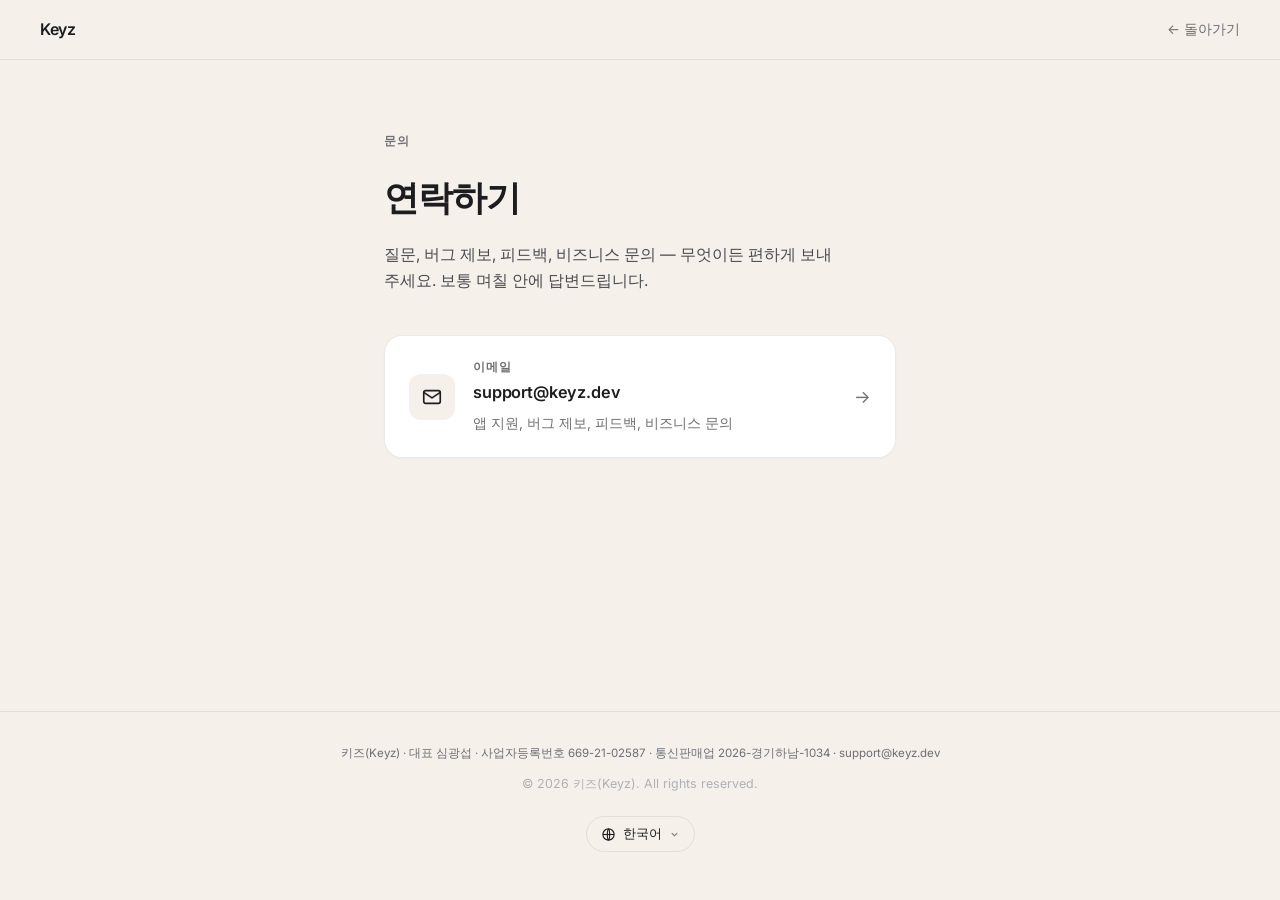
<file: ko/contact/index.html>
<!DOCTYPE html>
<html lang="ko">
<head>
  <meta charset="UTF-8" />
  <meta name="viewport" content="width=device-width, initial-scale=1.0" />
  <title>문의 — Keyz</title>
  <meta name="description" content="Keyz에 문의하세요. 앱 관련 질문, 버그 제보, 피드백, 비즈니스 문의는 support@keyz.dev로 보내주세요." />
  <meta name="robots" content="index, follow" />
  <link rel="canonical" href="https://keyz.dev/ko/contact/" />
  <meta name="theme-color" content="#f5f0ea" />

  <link rel="alternate" hreflang="en" href="https://keyz.dev/contact/" />
  <link rel="alternate" hreflang="ko" href="https://keyz.dev/ko/contact/" />
  <link rel="alternate" hreflang="ja" href="https://keyz.dev/ja/contact/" />
  <link rel="alternate" hreflang="x-default" href="https://keyz.dev/contact/" />

  <link rel="icon" href="/favicon.ico" sizes="any" />
  <link rel="icon" type="image/png" sizes="32x32" href="/favicon-32.png" />
  <link rel="apple-touch-icon" href="/apple-touch-icon.png" />
  <link rel="preconnect" href="https://fonts.googleapis.com" />
  <link rel="preconnect" href="https://fonts.gstatic.com" crossorigin />
  <link href="https://fonts.googleapis.com/css2?family=Inter:wght@300;400;500;600;700&display=swap" rel="stylesheet" />
  <link rel="stylesheet" href="/style-contact.css" />
</head>
<body>

<nav>
  <a class="nav-logo" href="/ko/">Keyz</a>
  <a class="nav-back" href="/ko/">← 돌아가기</a>
</nav>

<main>
  <p class="page-label">문의</p>
  <h1>연락하기</h1>
  <p class="intro">질문, 버그 제보, 피드백, 비즈니스 문의 — 무엇이든 편하게 보내주세요. 보통 며칠 안에 답변드립니다.</p>

  <a class="contact-card" href="mailto:support@keyz.dev">
    <span class="cc-icon">
      <svg viewBox="0 0 24 24" fill="none" stroke="currentColor" stroke-width="1.8" stroke-linecap="round" stroke-linejoin="round"><rect x="3" y="5" width="18" height="14" rx="2"/><path d="m3 7 9 6 9-6"/></svg>
    </span>
    <span class="cc-body">
      <span class="cc-label">이메일</span>
      <span class="cc-value">support@keyz.dev</span>
      <span class="cc-desc">앱 지원, 버그 제보, 피드백, 비즈니스 문의</span>
    </span>
    <span class="cc-arrow">→</span>
  </a>
</main>

<footer>
  <p class="footer-meta">키즈(Keyz) · 대표 심광섭 · 사업자등록번호 669-21-02587 · 통신판매업 2026-경기하남-1034 · support@keyz.dev</p>
  <p class="footer-copy">© 2026 키즈(Keyz). All rights reserved.</p>
  <div class="lang-select">
    <button class="lang-btn" aria-haspopup="true" aria-expanded="false">
      <svg class="globe" viewBox="0 0 24 24" fill="none" stroke="currentColor" stroke-width="1.8"><circle cx="12" cy="12" r="9"/><path d="M3 12h18"/><path d="M12 3c2.5 2.5 2.5 16 0 18M12 3c-2.5 2.5-2.5 16 0 18"/></svg>
      <span class="lang-current">한국어</span>
      <svg class="chev" viewBox="0 0 24 24" fill="none" stroke="currentColor" stroke-width="2.2"><path d="M6 9l6 6 6-6"/></svg>
    </button>
    <ul class="lang-menu" role="listbox">
      <li><a href="/contact/" hreflang="en" data-lang="en">English</a></li>
      <li><a href="/ko/contact/" hreflang="ko" data-lang="ko" class="active">한국어</a></li>
      <li><a href="/ja/contact/" hreflang="ja" data-lang="ja">日本語</a></li>
    </ul>
  </div>
</footer>

<script src="/app.js"></script>
</body>
</html>
</file>
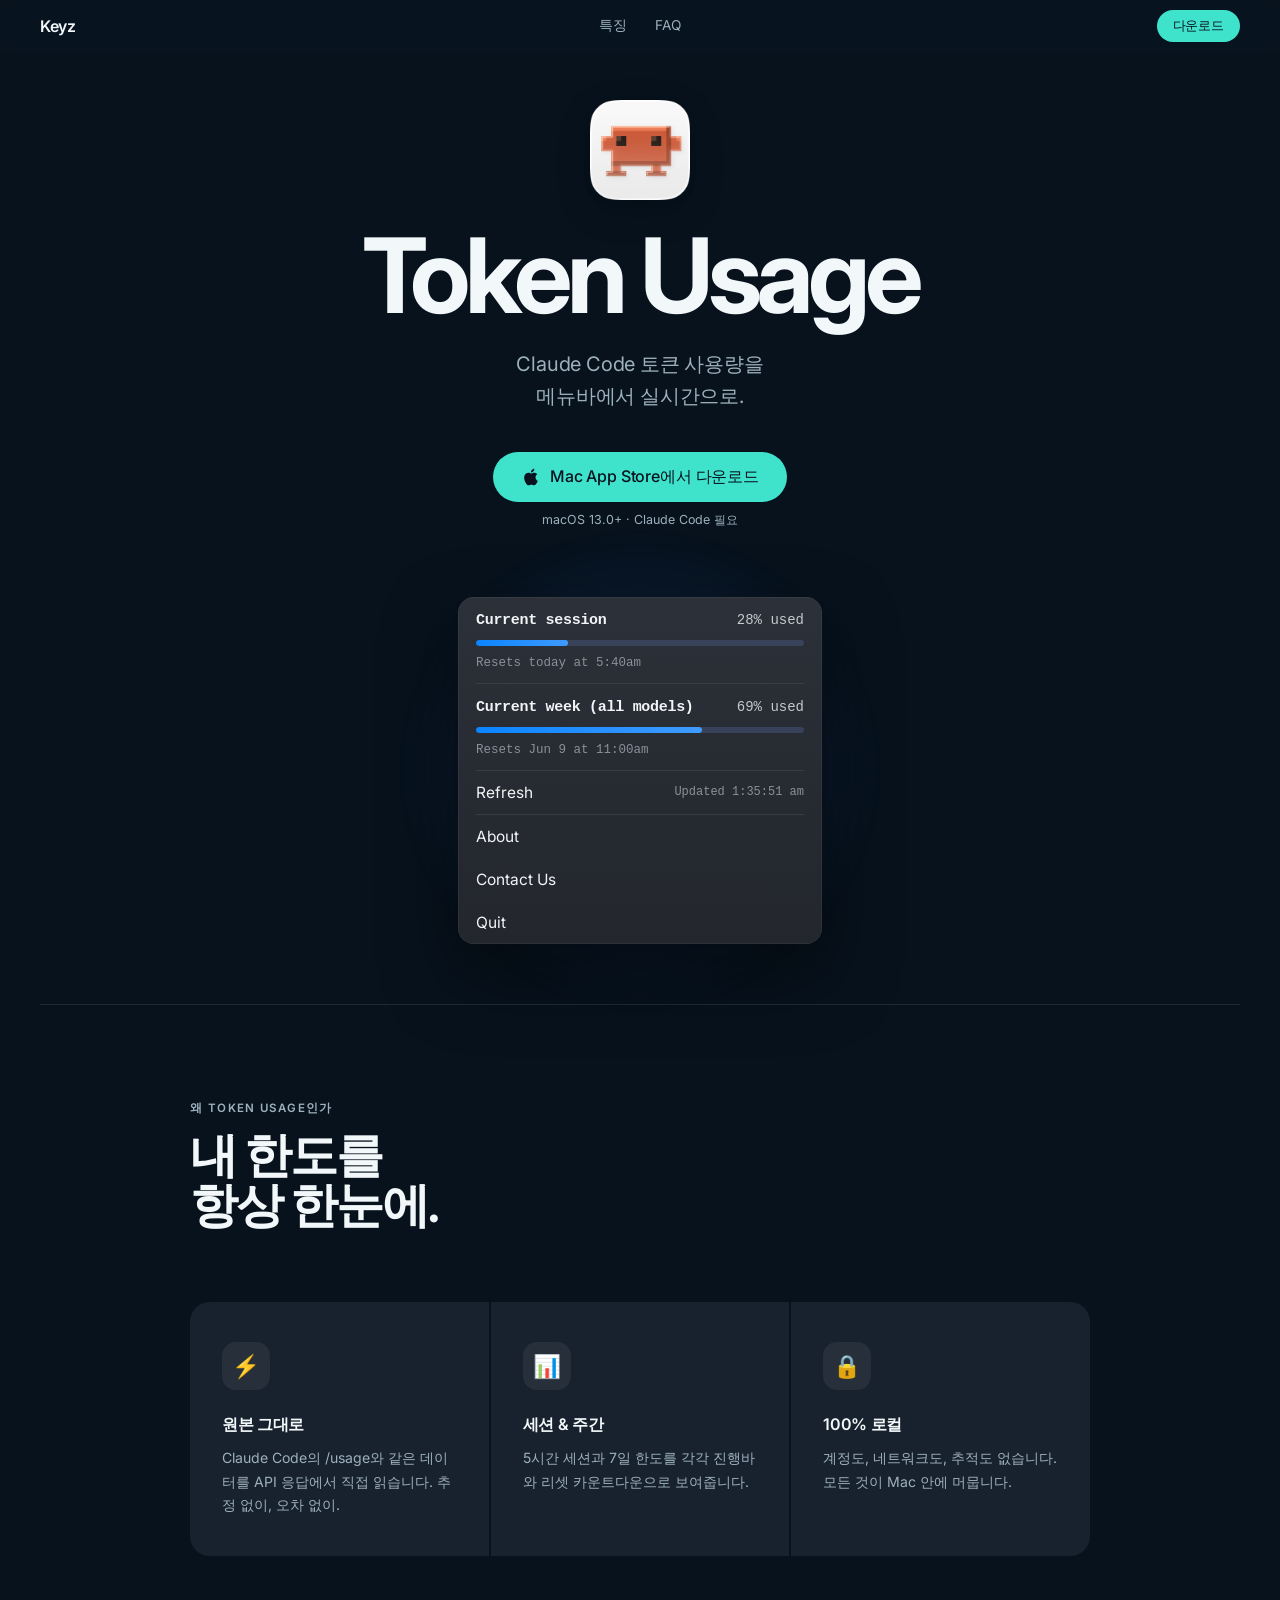
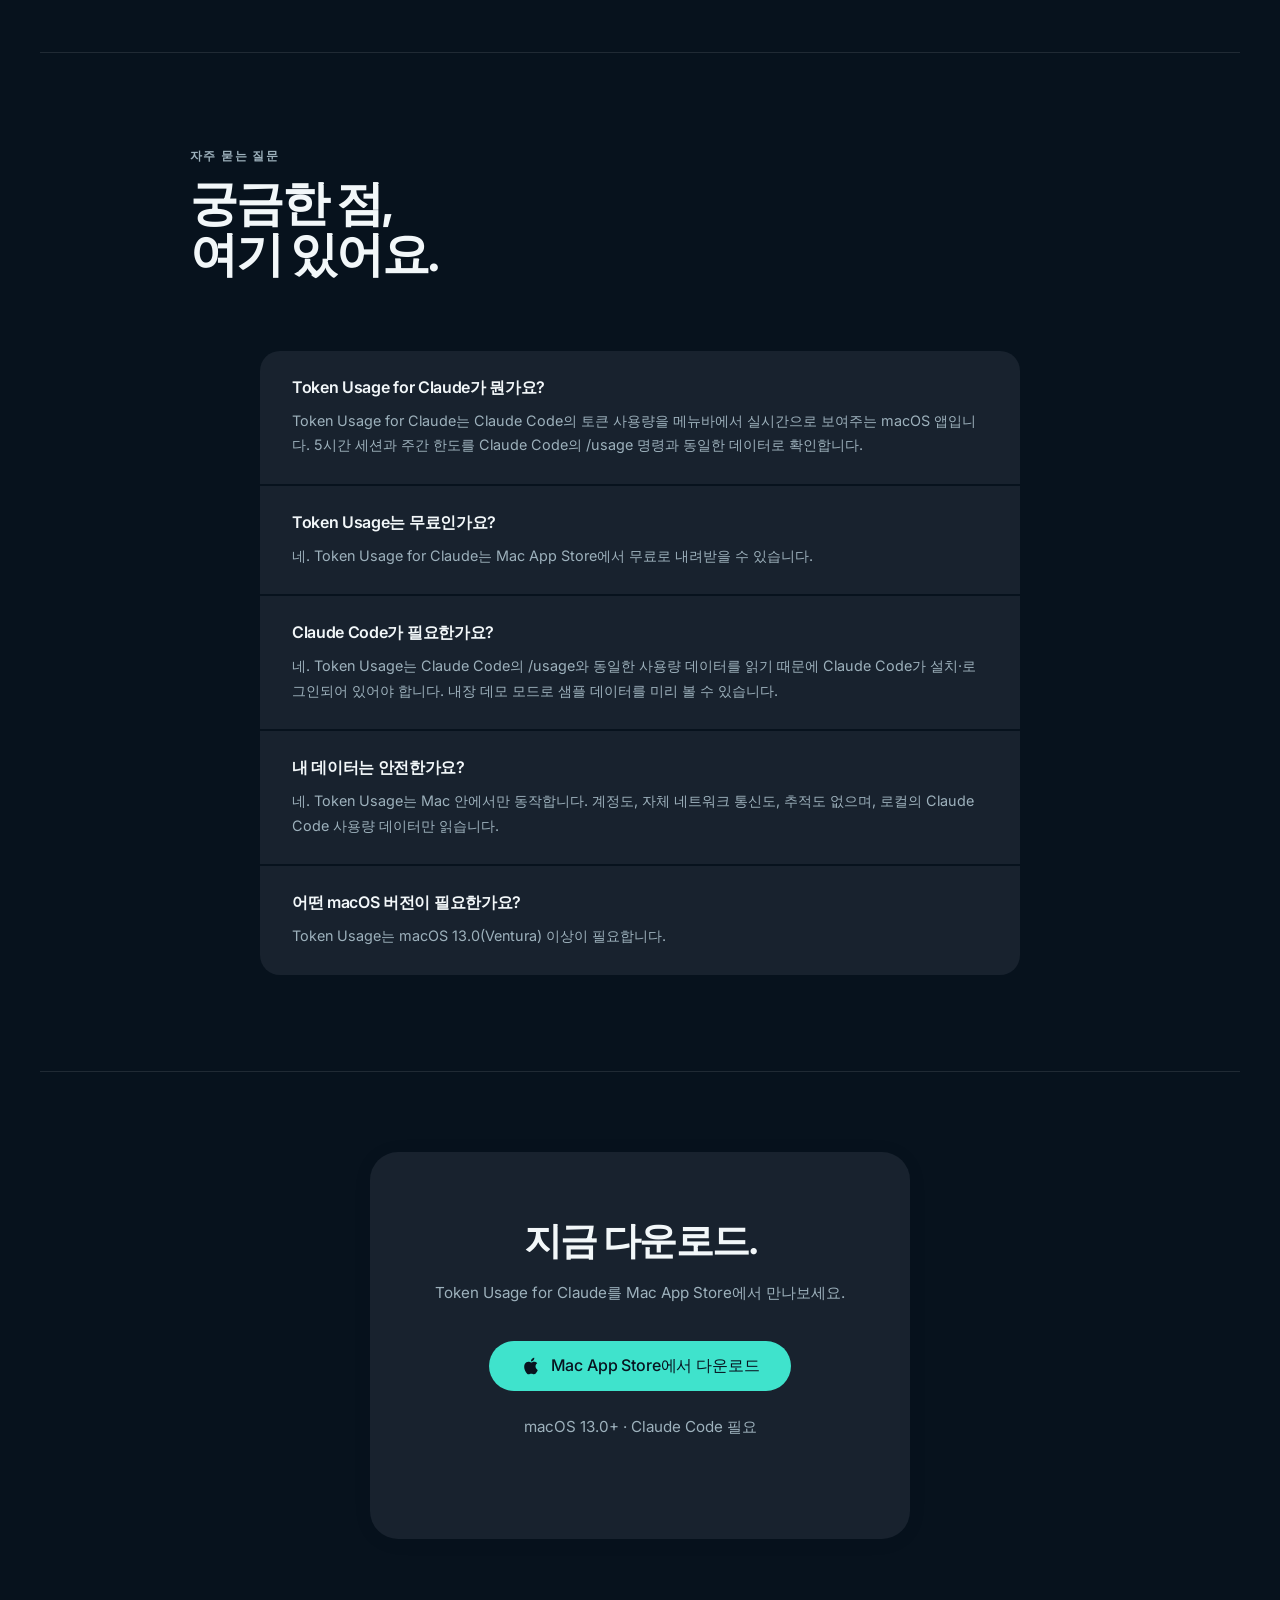
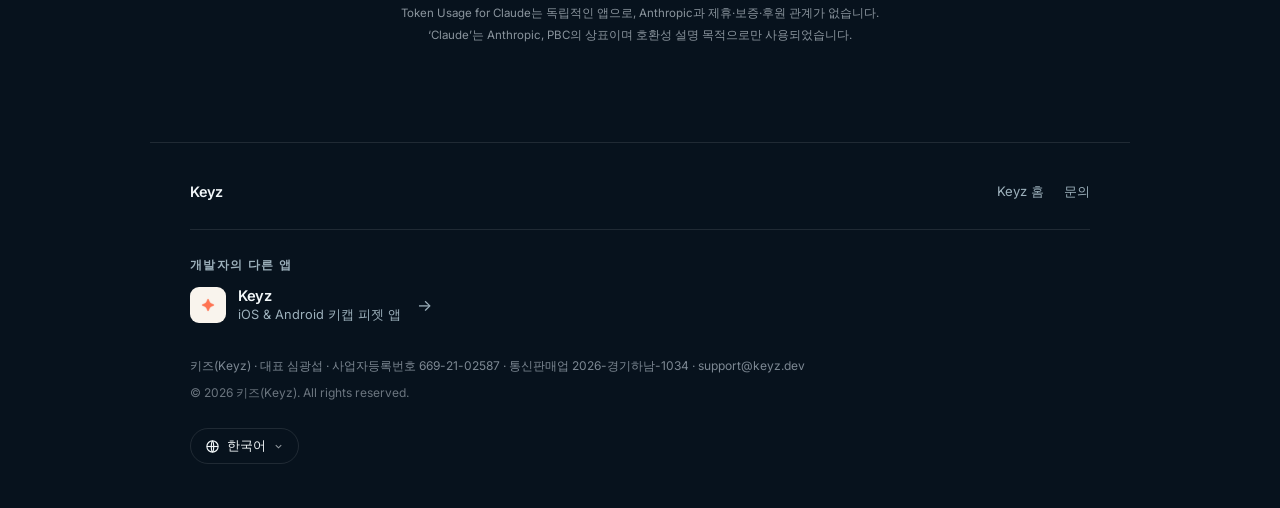
<file: ko/token-usage/index.html>
<!DOCTYPE html>
<html lang="ko">
<head>
  <meta charset="UTF-8" />
  <meta name="viewport" content="width=device-width, initial-scale=1.0" />

  <title>Token Usage for Claude — 메뉴바에서 보는 Claude Code 사용량</title>
  <meta name="description" content="Token Usage for Claude는 Claude Code 토큰 사용량을 실시간으로 보여주는 macOS 메뉴바 앱입니다. 5시간 세션과 주간 한도를 Claude Code의 /usage와 동일한 데이터로 확인하세요. Mac App Store에서 다운로드하세요." />
  <meta name="keywords" content="토큰 미터, Claude Code 사용량, 토큰 사용량, 사용 한도, macOS 메뉴바 앱, Claude Code, 개발자 도구, Keyz" />
  <meta name="author" content="Keyz" />
  <meta name="robots" content="index, follow" />
  <link rel="canonical" href="https://keyz.dev/ko/token-usage/" />
  <meta name="theme-color" content="#0a1a27" />

  <!-- hreflang alternates -->
  <link rel="alternate" hreflang="en" href="https://keyz.dev/token-usage/" />
  <link rel="alternate" hreflang="ko" href="https://keyz.dev/ko/token-usage/" />
  <link rel="alternate" hreflang="ja" href="https://keyz.dev/ja/token-usage/" />
  <link rel="alternate" hreflang="x-default" href="https://keyz.dev/token-usage/" />

  <!-- Favicons -->
  <link rel="icon" href="/favicon.ico" sizes="any" />
  <link rel="icon" type="image/png" sizes="32x32" href="/favicon-32.png" />
  <link rel="apple-touch-icon" href="/apple-touch-icon.png" />
  <link rel="manifest" href="/site.webmanifest" />

  <!-- Open Graph -->
  <meta property="og:type" content="website" />
  <meta property="og:site_name" content="Keyz" />
  <meta property="og:title" content="Token Usage for Claude — 메뉴바에서 보는 Claude Code 사용량" />
  <meta property="og:description" content="Claude Code 토큰 사용량을 실시간으로 보여주는 macOS 메뉴바 앱. Mac App Store에서 다운로드하세요." />
  <meta property="og:url" content="https://keyz.dev/ko/token-usage/" />
  <meta property="og:image" content="https://keyz.dev/token-meter-og.png" />
  <meta property="og:image:width" content="1200" />
  <meta property="og:image:height" content="630" />
  <meta property="og:image:alt" content="Token Usage for Claude — Claude Code의 5시간 세션과 주간 토큰 사용량을 보여주는 macOS 메뉴바 앱" />
  <meta property="og:locale" content="ko_KR" />
  <meta property="og:locale:alternate" content="en_US" />
  <meta property="og:locale:alternate" content="ja_JP" />

  <!-- Twitter Card -->
  <meta name="twitter:card" content="summary_large_image" />
  <meta name="twitter:title" content="Token Usage for Claude" />
  <meta name="twitter:description" content="Claude Code 토큰 사용량을 실시간으로 보여주는 macOS 메뉴바 앱. Mac App Store에서 다운로드하세요." />
  <meta name="twitter:image" content="https://keyz.dev/token-meter-og.png" />

  <!-- Structured data -->
  <script type="application/ld+json">
  {
    "@context": "https://schema.org",
    "@type": "SoftwareApplication",
    "name": "Token Usage for Claude",
    "operatingSystem": "macOS 13.0+",
    "applicationCategory": "DeveloperApplication",
    "description": "Claude Code 토큰 사용량을 실시간으로 보여주는 macOS 메뉴바 앱. 5시간 세션과 주간 한도를 Claude Code의 /usage와 동일한 데이터로 확인합니다.",
    "url": "https://keyz.dev/ko/token-usage/",
    "image": "https://keyz.dev/token-meter-icon.png",
    "screenshot": "https://keyz.dev/token-meter-og.png",
    "applicationSubCategory": "Developer Tools",
    "featureList": [
      "5시간 세션·주간 사용량 실시간 게이지",
      "Claude Code의 /usage와 동일한 데이터",
      "Mac 메뉴바에 상주",
      "100% 로컬 — 계정·네트워크·추적 없음",
      "샘플 데이터로 미리 보는 데모 모드"
    ],
    "offers": { "@type": "Offer", "price": "0", "priceCurrency": "KRW" },
    "author": { "@type": "Organization", "name": "Keyz", "url": "https://keyz.dev/" }
  }
  </script>

  <!-- FAQ structured data -->
  <script type="application/ld+json">
  {
    "@context": "https://schema.org",
    "@type": "FAQPage",
    "mainEntity": [
      {
        "@type": "Question",
        "name": "Token Usage for Claude가 뭔가요?",
        "acceptedAnswer": { "@type": "Answer", "text": "Token Usage for Claude는 Claude Code의 토큰 사용량을 메뉴바에서 실시간으로 보여주는 macOS 앱입니다. 5시간 세션과 주간 한도를 Claude Code의 /usage 명령과 동일한 데이터로 확인합니다." }
      },
      {
        "@type": "Question",
        "name": "Token Usage는 무료인가요?",
        "acceptedAnswer": { "@type": "Answer", "text": "네. Token Usage for Claude는 Mac App Store에서 무료로 내려받을 수 있습니다." }
      },
      {
        "@type": "Question",
        "name": "Claude Code가 필요한가요?",
        "acceptedAnswer": { "@type": "Answer", "text": "네. Token Usage는 Claude Code의 /usage와 동일한 사용량 데이터를 읽기 때문에 Claude Code가 설치·로그인되어 있어야 합니다. 내장 데모 모드로 샘플 데이터를 미리 볼 수 있습니다." }
      },
      {
        "@type": "Question",
        "name": "내 데이터는 안전한가요?",
        "acceptedAnswer": { "@type": "Answer", "text": "네. Token Usage는 Mac 안에서만 동작합니다. 계정도, 자체 네트워크 통신도, 추적도 없으며, 로컬의 Claude Code 사용량 데이터만 읽습니다." }
      },
      {
        "@type": "Question",
        "name": "어떤 macOS 버전이 필요한가요?",
        "acceptedAnswer": { "@type": "Answer", "text": "Token Usage는 macOS 13.0(Ventura) 이상이 필요합니다." }
      }
    ]
  }
  </script>

  <link rel="preconnect" href="https://fonts.googleapis.com" />
  <link rel="preconnect" href="https://fonts.gstatic.com" crossorigin />
  <link href="https://fonts.googleapis.com/css2?family=Inter:wght@300;400;500;600;700&display=swap" rel="stylesheet" />
  <link rel="stylesheet" href="/style.css" />
  <link rel="stylesheet" href="/style-token-meter.css" />
</head>
<body class="tm-page">

<nav id="nav">
  <a class="nav-logo" href="/ko/" style="text-decoration:none;color:inherit;">Keyz</a>
  <div class="nav-links">
    <a href="#features">특징</a>
    <a href="#faq">FAQ</a>
  </div>
  <a class="hero-cta" style="padding:7px 16px;font-size:0.82rem;text-decoration:none;" href="https://apps.apple.com/app/id6773230249">다운로드</a>
</nav>

<section class="hero">
  <img class="tm-icon" src="/token-meter-icon.png" alt="Token Usage 앱 아이콘" />
  <h1 class="app-name">Token Usage</h1>
  <p class="hero-tagline">Claude Code 토큰 사용량을<br>메뉴바에서 실시간으로.</p>
  <a class="hero-cta" href="https://apps.apple.com/app/id6773230249">
    <svg viewBox="0 0 24 24" fill="currentColor"><path d="M18.71 19.5c-.83 1.24-1.71 2.45-3.05 2.47-1.34.03-1.77-.79-3.29-.79-1.53 0-2 .77-3.27.82-1.31.05-2.3-1.32-3.14-2.53C4.25 17 2.94 12.45 4.7 9.39c.87-1.52 2.43-2.48 4.12-2.51 1.28-.02 2.5.87 3.29.87.78 0 2.26-1.07 3.8-.91.65.03 2.47.26 3.64 1.98-.09.06-2.17 1.28-2.15 3.81.03 3.02 2.65 4.03 2.68 4.04-.03.07-.42 1.44-1.38 2.83M13 3.5c.73-.83 1.94-1.46 2.94-1.5.13 1.17-.34 2.35-1.04 3.19-.69.85-1.83 1.51-2.95 1.42-.15-1.15.41-2.35 1.05-3.11z"/></svg>
    Mac App Store에서 다운로드
  </a>
  <p class="hero-note">macOS 13.0+ · Claude Code 필요</p>
  <div class="tm-visual">
    <div class="tm-card">
      <div class="tm-sec"><div class="tm-r1"><span class="tm-ttl">Current session</span><span class="tm-pct">28% used</span></div><div class="tm-bar"><div class="tm-fill" style="width:28%"></div></div><div class="tm-rst">Resets today at 5:40am</div></div>
      <div class="tm-dv"></div>
      <div class="tm-sec"><div class="tm-r1"><span class="tm-ttl">Current week (all models)</span><span class="tm-pct">69% used</span></div><div class="tm-bar"><div class="tm-fill" style="width:69%"></div></div><div class="tm-rst">Resets Jun 9 at 11:00am</div></div>
      <div class="tm-dv"></div>
      <div class="tm-ft"><span>Refresh</span><span class="upd">Updated 1:35:51 am</span></div>
      <div class="tm-dv"></div>
      <div class="tm-ft"><span>About</span></div>
      <div class="tm-ft"><span>Contact Us</span></div>
      <div class="tm-ft"><span>Quit</span></div>
    </div>
  </div>
</section>

<div class="divider"></div>

<section class="features" id="features">
  <p class="eyebrow reveal">왜 Token Usage인가</p>
  <h2 class="section-title reveal">내 한도를<br>항상 한눈에.</h2>
  <div class="feat-grid">
    <div class="feat reveal">
      <div class="feat-icon">⚡️</div>
      <h3>원본 그대로</h3>
      <p>Claude Code의 /usage와 같은 데이터를 API 응답에서 직접 읽습니다. 추정 없이, 오차 없이.</p>
    </div>
    <div class="feat reveal">
      <div class="feat-icon">📊</div>
      <h3>세션 &amp; 주간</h3>
      <p>5시간 세션과 7일 한도를 각각 진행바와 리셋 카운트다운으로 보여줍니다.</p>
    </div>
    <div class="feat reveal">
      <div class="feat-icon">🔒</div>
      <h3>100% 로컬</h3>
      <p>계정도, 네트워크도, 추적도 없습니다. 모든 것이 Mac 안에 머뭅니다.</p>
    </div>
  </div>
</section>

<div class="divider"></div>

<section class="faq" id="faq">
  <p class="eyebrow reveal">자주 묻는 질문</p>
  <h2 class="section-title reveal">궁금한 점,<br>여기 있어요.</h2>
  <div class="faq-list">
    <div class="faq-item reveal">
      <h3>Token Usage for Claude가 뭔가요?</h3>
      <p>Token Usage for Claude는 Claude Code의 토큰 사용량을 메뉴바에서 실시간으로 보여주는 macOS 앱입니다. 5시간 세션과 주간 한도를 Claude Code의 /usage 명령과 동일한 데이터로 확인합니다.</p>
    </div>
    <div class="faq-item reveal">
      <h3>Token Usage는 무료인가요?</h3>
      <p>네. Token Usage for Claude는 Mac App Store에서 무료로 내려받을 수 있습니다.</p>
    </div>
    <div class="faq-item reveal">
      <h3>Claude Code가 필요한가요?</h3>
      <p>네. Token Usage는 Claude Code의 /usage와 동일한 사용량 데이터를 읽기 때문에 Claude Code가 설치·로그인되어 있어야 합니다. 내장 데모 모드로 샘플 데이터를 미리 볼 수 있습니다.</p>
    </div>
    <div class="faq-item reveal">
      <h3>내 데이터는 안전한가요?</h3>
      <p>네. Token Usage는 Mac 안에서만 동작합니다. 계정도, 자체 네트워크 통신도, 추적도 없으며, 로컬의 Claude Code 사용량 데이터만 읽습니다.</p>
    </div>
    <div class="faq-item reveal">
      <h3>어떤 macOS 버전이 필요한가요?</h3>
      <p>Token Usage는 macOS 13.0(Ventura) 이상이 필요합니다.</p>
    </div>
  </div>
</section>

<div class="divider"></div>

<section class="download">
  <div class="dl-card reveal">
    <h2>지금 다운로드.</h2>
    <p>Token Usage for Claude를 Mac App Store에서 만나보세요.</p>
    <a class="dl-btn" href="https://apps.apple.com/app/id6773230249">
      <svg viewBox="0 0 24 24" fill="currentColor"><path d="M18.71 19.5c-.83 1.24-1.71 2.45-3.05 2.47-1.34.03-1.77-.79-3.29-.79-1.53 0-2 .77-3.27.82-1.31.05-2.3-1.32-3.14-2.53C4.25 17 2.94 12.45 4.7 9.39c.87-1.52 2.43-2.48 4.12-2.51 1.28-.02 2.5.87 3.29.87.78 0 2.26-1.07 3.8-.91.65.03 2.47.26 3.64 1.98-.09.06-2.17 1.28-2.15 3.81.03 3.02 2.65 4.03 2.68 4.04-.03.07-.42 1.44-1.38 2.83M13 3.5c.73-.83 1.94-1.46 2.94-1.5.13 1.17-.34 2.35-1.04 3.19-.69.85-1.83 1.51-2.95 1.42-.15-1.15.41-2.35 1.05-3.11z"/></svg>
      Mac App Store에서 다운로드
    </a>
    <p class="dl-note">macOS 13.0+ · Claude Code 필요</p>
  </div>
  <p class="tm-legal">Token Usage for Claude는 독립적인 앱으로, Anthropic과 제휴·보증·후원 관계가 없습니다. ‘Claude’는 Anthropic, PBC의 상표이며 호환성 설명 목적으로만 사용되었습니다.</p>
</section>

<footer>
  <div class="footer-top">
    <div class="footer-brand">Keyz</div>
    <div class="footer-links">
      <a href="/ko/">Keyz 홈</a>
      <a href="/ko/contact/">문의</a>
    </div>
  </div>
  <div class="footer-more">
    <span class="footer-more-label">개발자의 다른 앱</span>
    <a class="footer-more-link" href="/ko/">
      <img class="fm-icon" src="/icon-192.png" alt="" />
      <span class="fm-text"><span class="fm-name">Keyz</span><span class="fm-desc">iOS &amp; Android 키캡 피젯 앱</span></span>
      <span class="fm-arrow">→</span>
    </a>
  </div>
  <p class="footer-meta">키즈(Keyz) · 대표 심광섭 · 사업자등록번호 669-21-02587 · 통신판매업 2026-경기하남-1034 · support@keyz.dev</p>
  <p class="footer-copy">© 2026 키즈(Keyz). All rights reserved.</p>
  <div class="footer-lang">
    <div class="lang-select">
      <button class="lang-btn" aria-haspopup="true" aria-expanded="false">
        <svg class="globe" viewBox="0 0 24 24" fill="none" stroke="currentColor" stroke-width="1.8"><circle cx="12" cy="12" r="9"/><path d="M3 12h18"/><path d="M12 3c2.5 2.5 2.5 16 0 18M12 3c-2.5 2.5-2.5 16 0 18"/></svg>
        <span class="lang-current">한국어</span>
        <svg class="chev" viewBox="0 0 24 24" fill="none" stroke="currentColor" stroke-width="2.2"><path d="M6 9l6 6 6-6"/></svg>
      </button>
      <ul class="lang-menu" role="listbox">
        <li><a href="/token-usage/" hreflang="en" data-lang="en">English</a></li>
        <li><a href="/ko/token-usage/" hreflang="ko" data-lang="ko" class="active">한국어</a></li>
        <li><a href="/ja/token-usage/" hreflang="ja" data-lang="ja">日本語</a></li>
      </ul>
    </div>
  </div>
</footer>

<script src="/app.js"></script>
</body>
</html>
</file>
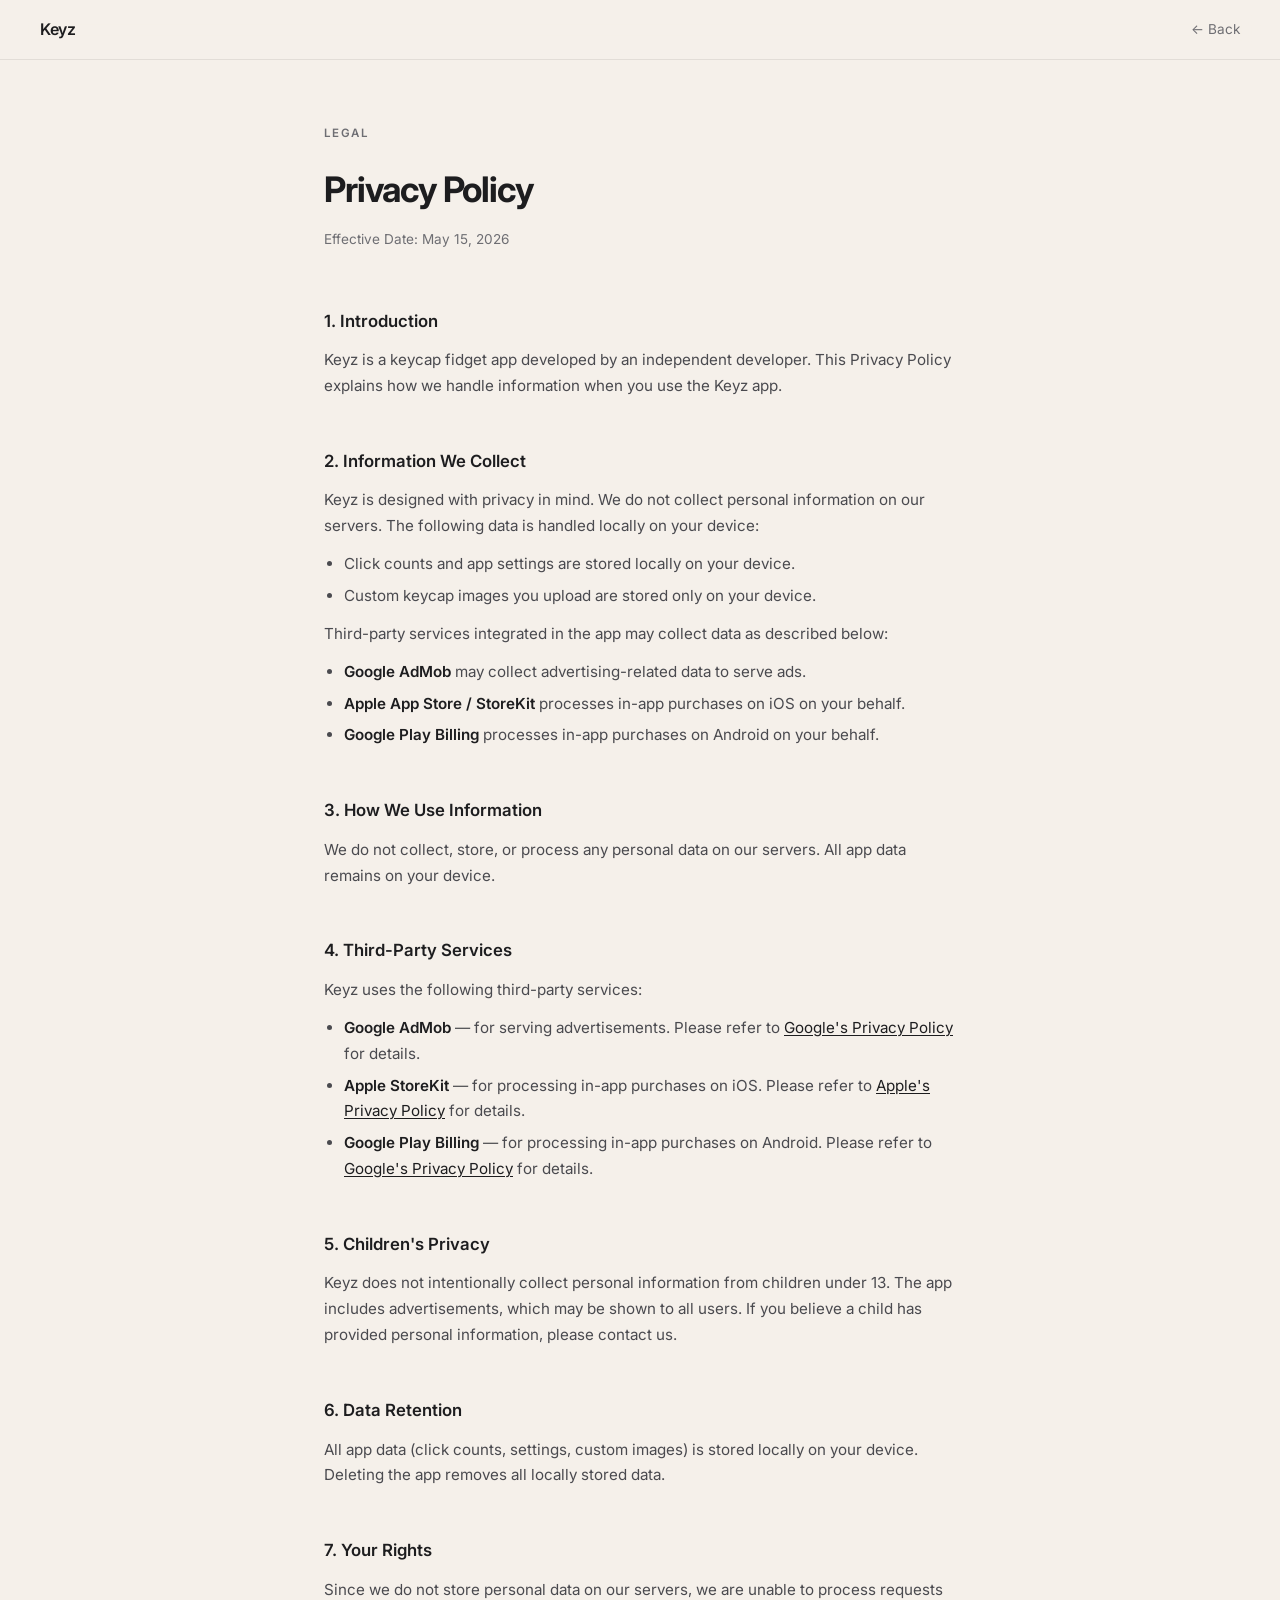
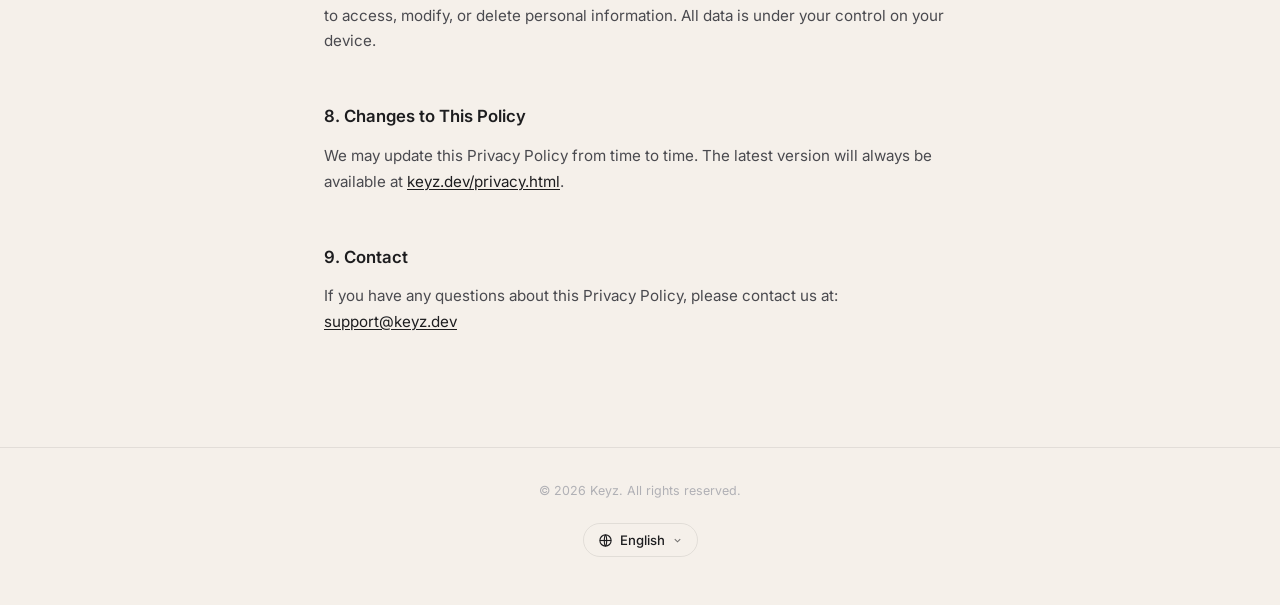
<file: privacy.html>
<!DOCTYPE html>
<html lang="en">
<head>
  <meta charset="UTF-8" />
  <meta name="viewport" content="width=device-width, initial-scale=1.0" />
  <title>Privacy Policy — Keyz</title>
  <meta name="description" content="Privacy policy for the Keyz keycap fidget app. Keyz stores all data locally on your device and does not collect personal data on its servers." />
  <meta name="robots" content="index, follow" />
  <link rel="canonical" href="https://keyz.dev/privacy.html" />
  <meta name="theme-color" content="#f5f0ea" />

  <link rel="alternate" hreflang="en" href="https://keyz.dev/privacy.html" />
  <link rel="alternate" hreflang="ko" href="https://keyz.dev/ko/privacy.html" />
  <link rel="alternate" hreflang="ja" href="https://keyz.dev/ja/privacy.html" />
  <link rel="alternate" hreflang="x-default" href="https://keyz.dev/privacy.html" />

  <link rel="icon" href="/favicon.ico" sizes="any" />
  <link rel="icon" type="image/png" sizes="32x32" href="/favicon-32.png" />
  <link rel="apple-touch-icon" href="/apple-touch-icon.png" />
  <link rel="preconnect" href="https://fonts.googleapis.com" />
  <link rel="preconnect" href="https://fonts.gstatic.com" crossorigin />
  <link href="https://fonts.googleapis.com/css2?family=Inter:wght@300;400;500;600&display=swap" rel="stylesheet" />
  <link rel="stylesheet" href="/style-privacy.css" />
</head>
<body>

<nav>
  <a class="nav-logo" href="/">Keyz</a>
  <a class="nav-back" href="/">← Back</a>
</nav>

<main>
  <p class="page-label">Legal</p>
  <h1>Privacy Policy</h1>
  <p class="effective-date">Effective Date: May 15, 2026</p>

  <h2>1. Introduction</h2>
  <p>Keyz is a keycap fidget app developed by an independent developer. This Privacy Policy explains how we handle information when you use the Keyz app.</p>

  <h2>2. Information We Collect</h2>
  <p>Keyz is designed with privacy in mind. We do not collect personal information on our servers. The following data is handled locally on your device:</p>
  <ul>
    <li>Click counts and app settings are stored locally on your device.</li>
    <li>Custom keycap images you upload are stored only on your device.</li>
  </ul>
  <p>Third-party services integrated in the app may collect data as described below:</p>
  <ul>
    <li><strong>Google AdMob</strong> may collect advertising-related data to serve ads.</li>
    <li><strong>Apple App Store / StoreKit</strong> processes in-app purchases on iOS on your behalf.</li>
    <li><strong>Google Play Billing</strong> processes in-app purchases on Android on your behalf.</li>
  </ul>

  <h2>3. How We Use Information</h2>
  <p>We do not collect, store, or process any personal data on our servers. All app data remains on your device.</p>

  <h2>4. Third-Party Services</h2>
  <p>Keyz uses the following third-party services:</p>
  <ul>
    <li><strong>Google AdMob</strong> — for serving advertisements. Please refer to <a href="https://policies.google.com/privacy" target="_blank" rel="noopener">Google's Privacy Policy</a> for details.</li>
    <li><strong>Apple StoreKit</strong> — for processing in-app purchases on iOS. Please refer to <a href="https://www.apple.com/legal/privacy/" target="_blank" rel="noopener">Apple's Privacy Policy</a> for details.</li>
    <li><strong>Google Play Billing</strong> — for processing in-app purchases on Android. Please refer to <a href="https://policies.google.com/privacy" target="_blank" rel="noopener">Google's Privacy Policy</a> for details.</li>
  </ul>

  <h2>5. Children's Privacy</h2>
  <p>Keyz does not intentionally collect personal information from children under 13. The app includes advertisements, which may be shown to all users. If you believe a child has provided personal information, please contact us.</p>

  <h2>6. Data Retention</h2>
  <p>All app data (click counts, settings, custom images) is stored locally on your device. Deleting the app removes all locally stored data.</p>

  <h2>7. Your Rights</h2>
  <p>Since we do not store personal data on our servers, we are unable to process requests to access, modify, or delete personal information. All data is under your control on your device.</p>

  <h2>8. Changes to This Policy</h2>
  <p>We may update this Privacy Policy from time to time. The latest version will always be available at <a href="https://keyz.dev/privacy.html">keyz.dev/privacy.html</a>.</p>

  <h2>9. Contact</h2>
  <p>If you have any questions about this Privacy Policy, please contact us at:<br>
  <a href="mailto:support@keyz.dev">support@keyz.dev</a></p>
</main>

<footer>
  <p class="footer-copy">© 2026 Keyz. All rights reserved.</p>
  <div class="lang-select">
    <button class="lang-btn" aria-haspopup="true" aria-expanded="false">
      <svg class="globe" viewBox="0 0 24 24" fill="none" stroke="currentColor" stroke-width="1.8"><circle cx="12" cy="12" r="9"/><path d="M3 12h18"/><path d="M12 3c2.5 2.5 2.5 16 0 18M12 3c-2.5 2.5-2.5 16 0 18"/></svg>
      <span class="lang-current">English</span>
      <svg class="chev" viewBox="0 0 24 24" fill="none" stroke="currentColor" stroke-width="2.2"><path d="M6 9l6 6 6-6"/></svg>
    </button>
    <ul class="lang-menu" role="listbox">
      <li><a href="/privacy.html" hreflang="en" data-lang="en" class="active">English</a></li>
      <li><a href="/ko/privacy.html" hreflang="ko" data-lang="ko">한국어</a></li>
      <li><a href="/ja/privacy.html" hreflang="ja" data-lang="ja">日本語</a></li>
    </ul>
  </div>
</footer>

<script src="/app.js"></script>
</body>
</html>
</file>
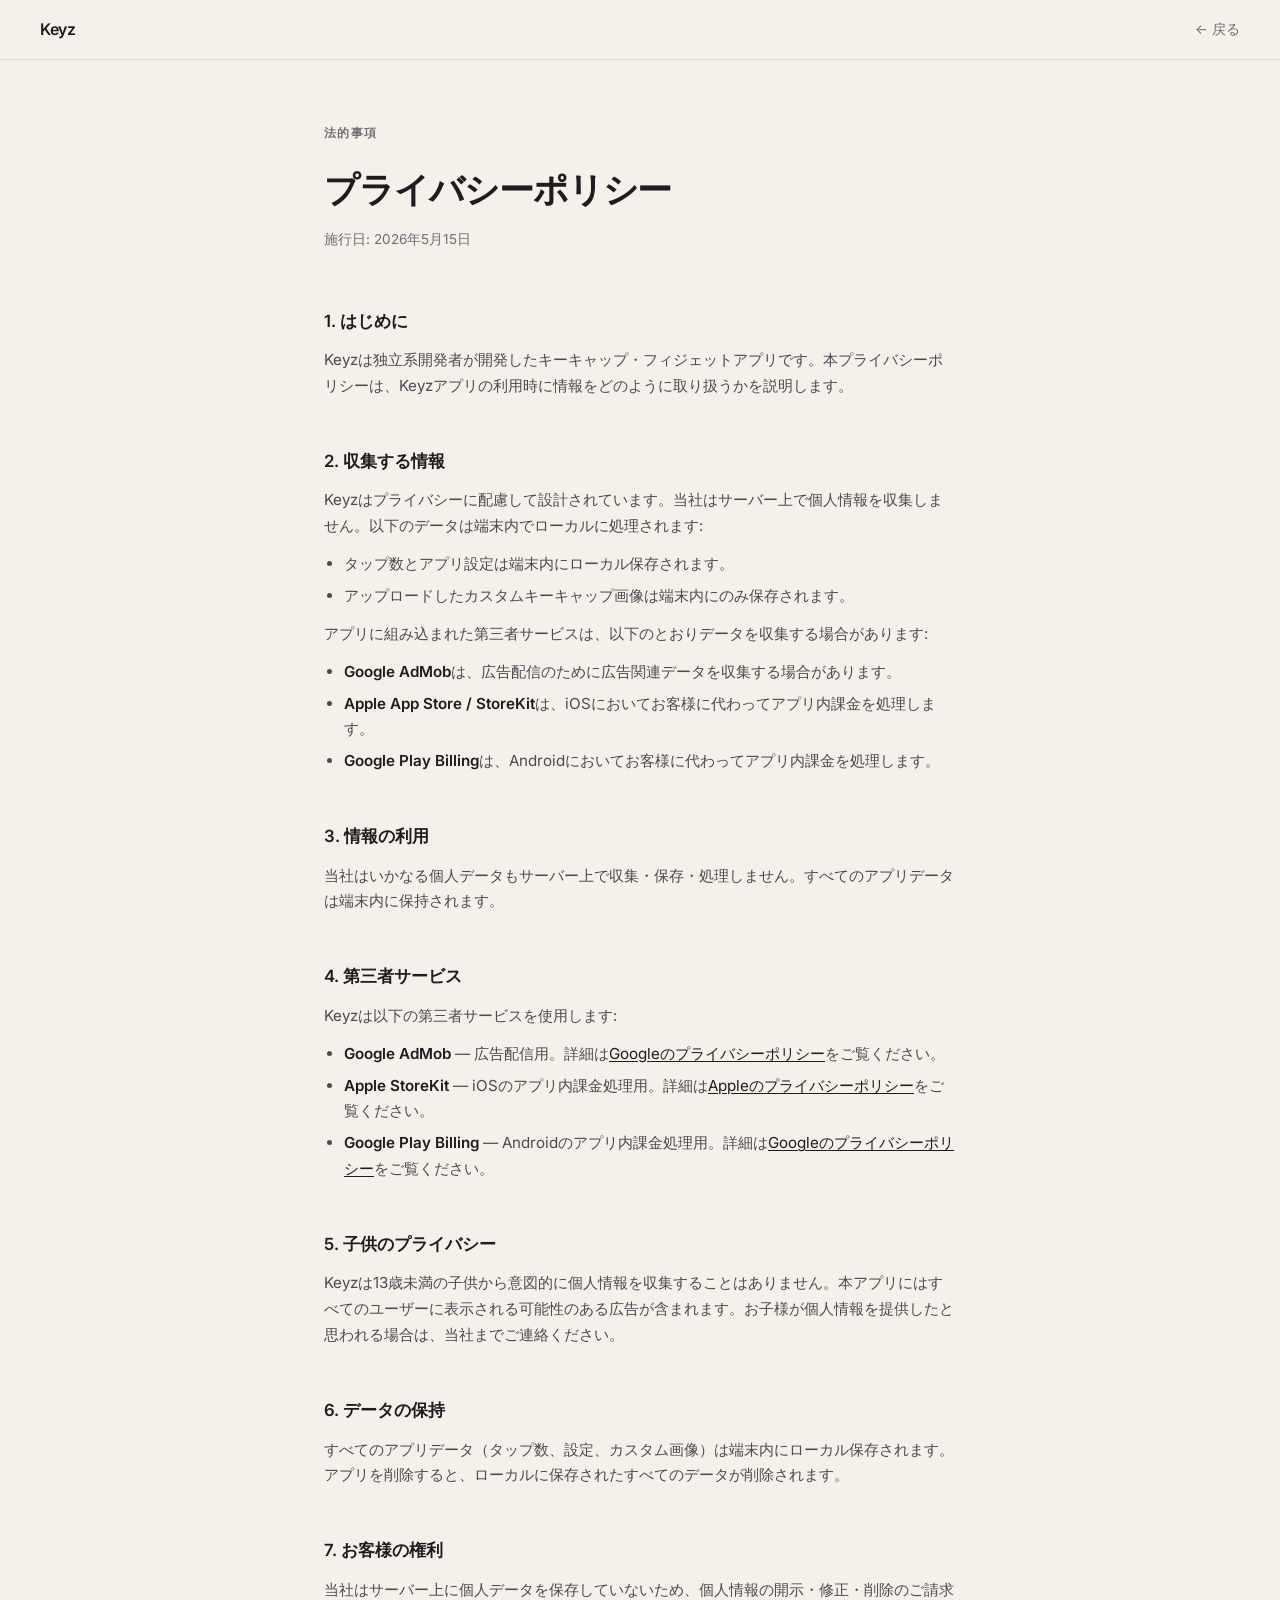
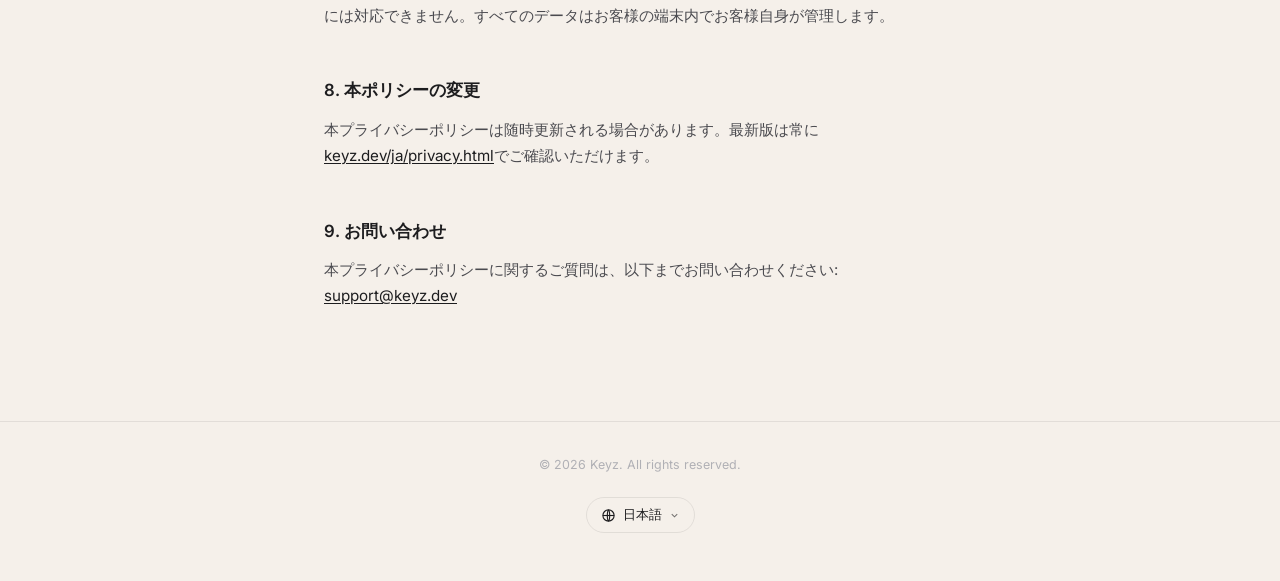
<file: ja/privacy.html>
<!DOCTYPE html>
<html lang="ja">
<head>
  <meta charset="UTF-8" />
  <meta name="viewport" content="width=device-width, initial-scale=1.0" />
  <title>プライバシーポリシー — Keyz</title>
  <meta name="description" content="Keyzキーキャップ・フィジェットアプリのプライバシーポリシー。Keyzはすべてのデータを端末内にローカル保存し、サーバー上で個人データを収集しません。" />
  <meta name="robots" content="index, follow" />
  <link rel="canonical" href="https://keyz.dev/ja/privacy.html" />
  <meta name="theme-color" content="#f5f0ea" />

  <link rel="alternate" hreflang="en" href="https://keyz.dev/privacy.html" />
  <link rel="alternate" hreflang="ko" href="https://keyz.dev/ko/privacy.html" />
  <link rel="alternate" hreflang="ja" href="https://keyz.dev/ja/privacy.html" />
  <link rel="alternate" hreflang="x-default" href="https://keyz.dev/privacy.html" />

  <link rel="icon" href="/favicon.ico" sizes="any" />
  <link rel="icon" type="image/png" sizes="32x32" href="/favicon-32.png" />
  <link rel="apple-touch-icon" href="/apple-touch-icon.png" />
  <link rel="preconnect" href="https://fonts.googleapis.com" />
  <link rel="preconnect" href="https://fonts.gstatic.com" crossorigin />
  <link href="https://fonts.googleapis.com/css2?family=Inter:wght@300;400;500;600&display=swap" rel="stylesheet" />
  <link rel="stylesheet" href="/style-privacy.css" />
</head>
<body>

<nav>
  <a class="nav-logo" href="/ja/">Keyz</a>
  <a class="nav-back" href="/ja/">← 戻る</a>
</nav>

<main>
  <p class="page-label">法的事項</p>
  <h1>プライバシーポリシー</h1>
  <p class="effective-date">施行日: 2026年5月15日</p>

  <h2>1. はじめに</h2>
  <p>Keyzは独立系開発者が開発したキーキャップ・フィジェットアプリです。本プライバシーポリシーは、Keyzアプリの利用時に情報をどのように取り扱うかを説明します。</p>

  <h2>2. 収集する情報</h2>
  <p>Keyzはプライバシーに配慮して設計されています。当社はサーバー上で個人情報を収集しません。以下のデータは端末内でローカルに処理されます:</p>
  <ul>
    <li>タップ数とアプリ設定は端末内にローカル保存されます。</li>
    <li>アップロードしたカスタムキーキャップ画像は端末内にのみ保存されます。</li>
  </ul>
  <p>アプリに組み込まれた第三者サービスは、以下のとおりデータを収集する場合があります:</p>
  <ul>
    <li><strong>Google AdMob</strong>は、広告配信のために広告関連データを収集する場合があります。</li>
    <li><strong>Apple App Store / StoreKit</strong>は、iOSにおいてお客様に代わってアプリ内課金を処理します。</li>
    <li><strong>Google Play Billing</strong>は、Androidにおいてお客様に代わってアプリ内課金を処理します。</li>
  </ul>

  <h2>3. 情報の利用</h2>
  <p>当社はいかなる個人データもサーバー上で収集・保存・処理しません。すべてのアプリデータは端末内に保持されます。</p>

  <h2>4. 第三者サービス</h2>
  <p>Keyzは以下の第三者サービスを使用します:</p>
  <ul>
    <li><strong>Google AdMob</strong> — 広告配信用。詳細は<a href="https://policies.google.com/privacy" target="_blank" rel="noopener">Googleのプライバシーポリシー</a>をご覧ください。</li>
    <li><strong>Apple StoreKit</strong> — iOSのアプリ内課金処理用。詳細は<a href="https://www.apple.com/legal/privacy/" target="_blank" rel="noopener">Appleのプライバシーポリシー</a>をご覧ください。</li>
    <li><strong>Google Play Billing</strong> — Androidのアプリ内課金処理用。詳細は<a href="https://policies.google.com/privacy" target="_blank" rel="noopener">Googleのプライバシーポリシー</a>をご覧ください。</li>
  </ul>

  <h2>5. 子供のプライバシー</h2>
  <p>Keyzは13歳未満の子供から意図的に個人情報を収集することはありません。本アプリにはすべてのユーザーに表示される可能性のある広告が含まれます。お子様が個人情報を提供したと思われる場合は、当社までご連絡ください。</p>

  <h2>6. データの保持</h2>
  <p>すべてのアプリデータ（タップ数、設定、カスタム画像）は端末内にローカル保存されます。アプリを削除すると、ローカルに保存されたすべてのデータが削除されます。</p>

  <h2>7. お客様の権利</h2>
  <p>当社はサーバー上に個人データを保存していないため、個人情報の開示・修正・削除のご請求には対応できません。すべてのデータはお客様の端末内でお客様自身が管理します。</p>

  <h2>8. 本ポリシーの変更</h2>
  <p>本プライバシーポリシーは随時更新される場合があります。最新版は常に<a href="https://keyz.dev/ja/privacy.html">keyz.dev/ja/privacy.html</a>でご確認いただけます。</p>

  <h2>9. お問い合わせ</h2>
  <p>本プライバシーポリシーに関するご質問は、以下までお問い合わせください:<br>
  <a href="mailto:support@keyz.dev">support@keyz.dev</a></p>
</main>

<footer>
  <p class="footer-copy">© 2026 Keyz. All rights reserved.</p>
  <div class="lang-select">
    <button class="lang-btn" aria-haspopup="true" aria-expanded="false">
      <svg class="globe" viewBox="0 0 24 24" fill="none" stroke="currentColor" stroke-width="1.8"><circle cx="12" cy="12" r="9"/><path d="M3 12h18"/><path d="M12 3c2.5 2.5 2.5 16 0 18M12 3c-2.5 2.5-2.5 16 0 18"/></svg>
      <span class="lang-current">日本語</span>
      <svg class="chev" viewBox="0 0 24 24" fill="none" stroke="currentColor" stroke-width="2.2"><path d="M6 9l6 6 6-6"/></svg>
    </button>
    <ul class="lang-menu" role="listbox">
      <li><a href="/privacy.html" hreflang="en" data-lang="en">English</a></li>
      <li><a href="/ko/privacy.html" hreflang="ko" data-lang="ko">한국어</a></li>
      <li><a href="/ja/privacy.html" hreflang="ja" data-lang="ja" class="active">日本語</a></li>
    </ul>
  </div>
</footer>

<script src="/app.js"></script>
</body>
</html>
</file>
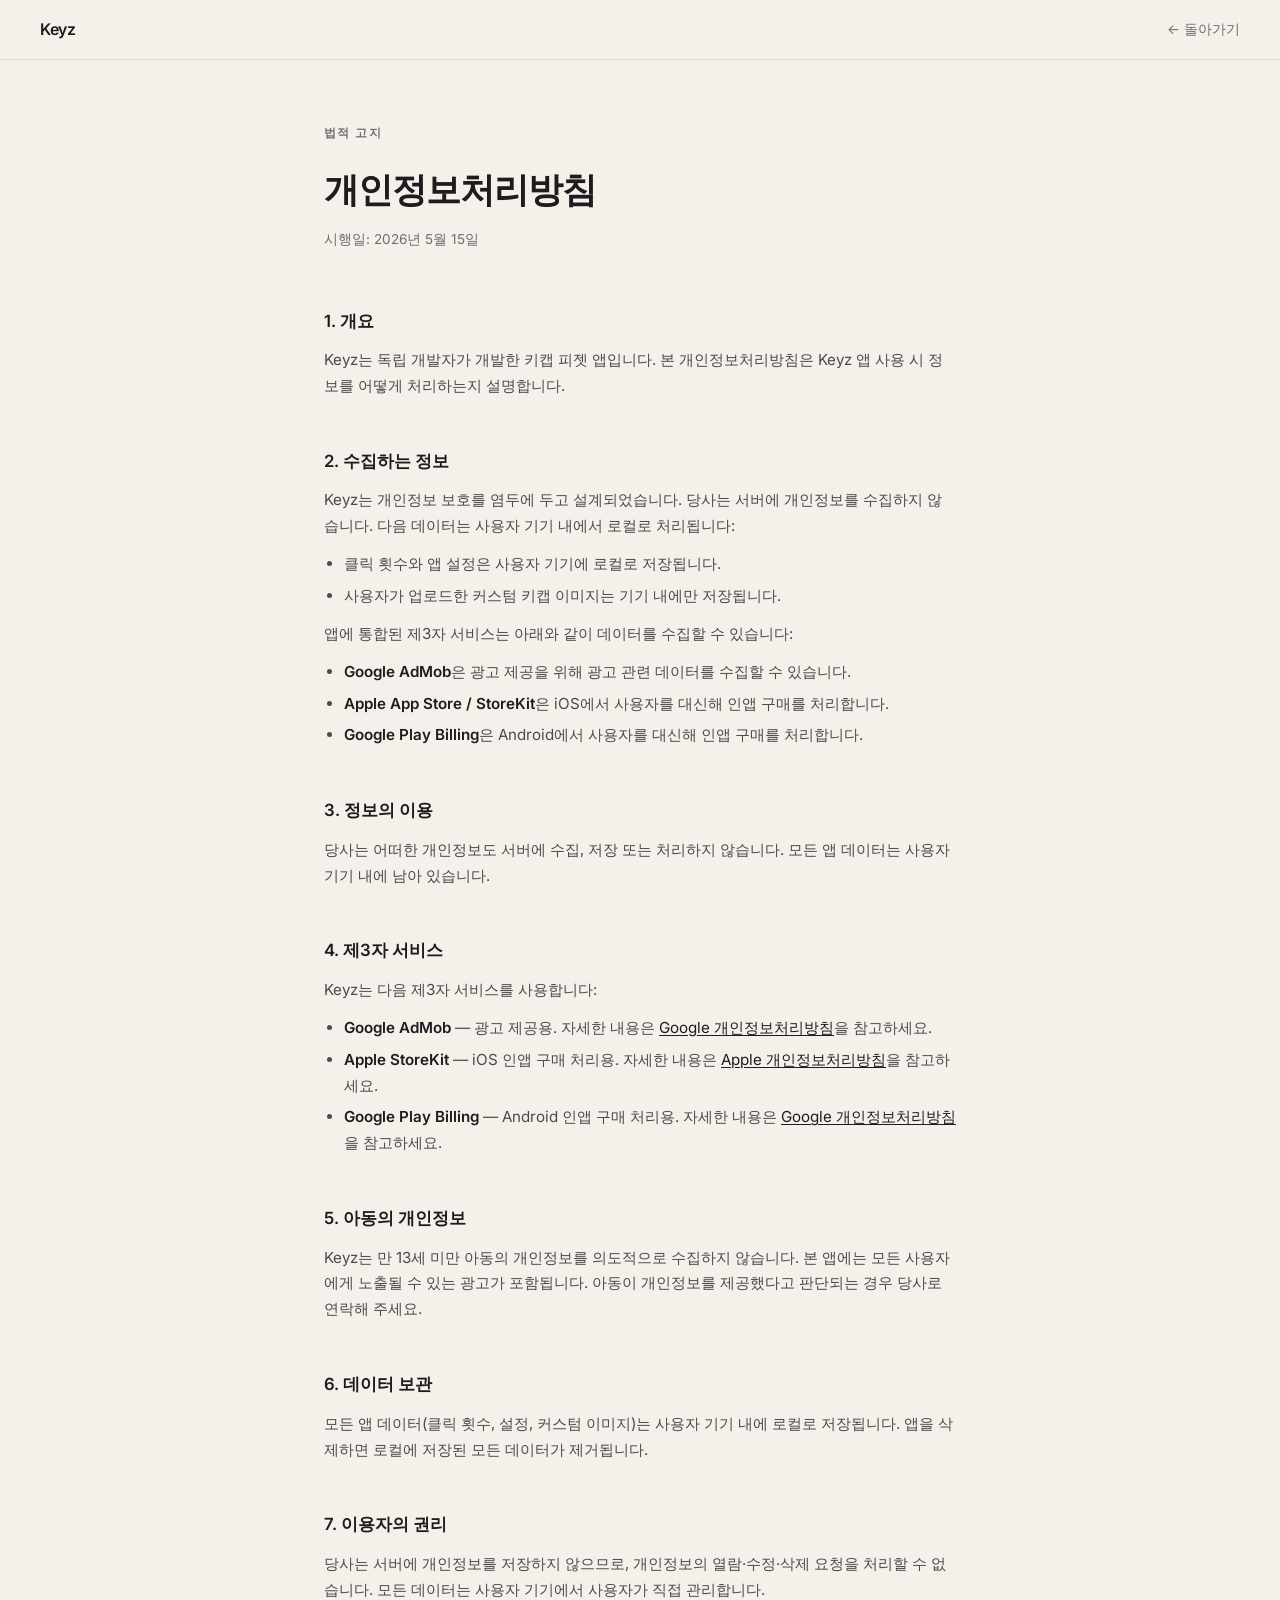
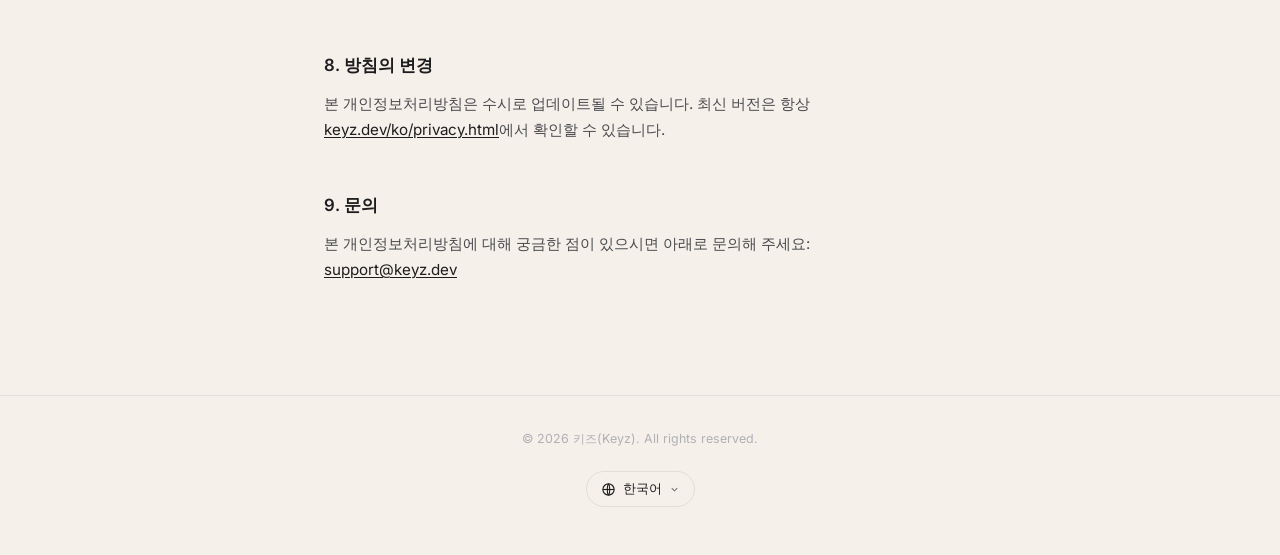
<file: ko/privacy.html>
<!DOCTYPE html>
<html lang="ko">
<head>
  <meta charset="UTF-8" />
  <meta name="viewport" content="width=device-width, initial-scale=1.0" />
  <title>개인정보처리방침 — Keyz</title>
  <meta name="description" content="Keyz 키캡 피젯 앱의 개인정보처리방침입니다. Keyz는 모든 데이터를 기기 내에 로컬로 저장하며, 서버에 개인정보를 수집하지 않습니다." />
  <meta name="robots" content="index, follow" />
  <link rel="canonical" href="https://keyz.dev/ko/privacy.html" />
  <meta name="theme-color" content="#f5f0ea" />

  <link rel="alternate" hreflang="en" href="https://keyz.dev/privacy.html" />
  <link rel="alternate" hreflang="ko" href="https://keyz.dev/ko/privacy.html" />
  <link rel="alternate" hreflang="ja" href="https://keyz.dev/ja/privacy.html" />
  <link rel="alternate" hreflang="x-default" href="https://keyz.dev/privacy.html" />

  <link rel="icon" href="/favicon.ico" sizes="any" />
  <link rel="icon" type="image/png" sizes="32x32" href="/favicon-32.png" />
  <link rel="apple-touch-icon" href="/apple-touch-icon.png" />
  <link rel="preconnect" href="https://fonts.googleapis.com" />
  <link rel="preconnect" href="https://fonts.gstatic.com" crossorigin />
  <link href="https://fonts.googleapis.com/css2?family=Inter:wght@300;400;500;600&display=swap" rel="stylesheet" />
  <link rel="stylesheet" href="/style-privacy.css" />
</head>
<body>

<nav>
  <a class="nav-logo" href="/ko/">Keyz</a>
  <a class="nav-back" href="/ko/">← 돌아가기</a>
</nav>

<main>
  <p class="page-label">법적 고지</p>
  <h1>개인정보처리방침</h1>
  <p class="effective-date">시행일: 2026년 5월 15일</p>

  <h2>1. 개요</h2>
  <p>Keyz는 독립 개발자가 개발한 키캡 피젯 앱입니다. 본 개인정보처리방침은 Keyz 앱 사용 시 정보를 어떻게 처리하는지 설명합니다.</p>

  <h2>2. 수집하는 정보</h2>
  <p>Keyz는 개인정보 보호를 염두에 두고 설계되었습니다. 당사는 서버에 개인정보를 수집하지 않습니다. 다음 데이터는 사용자 기기 내에서 로컬로 처리됩니다:</p>
  <ul>
    <li>클릭 횟수와 앱 설정은 사용자 기기에 로컬로 저장됩니다.</li>
    <li>사용자가 업로드한 커스텀 키캡 이미지는 기기 내에만 저장됩니다.</li>
  </ul>
  <p>앱에 통합된 제3자 서비스는 아래와 같이 데이터를 수집할 수 있습니다:</p>
  <ul>
    <li><strong>Google AdMob</strong>은 광고 제공을 위해 광고 관련 데이터를 수집할 수 있습니다.</li>
    <li><strong>Apple App Store / StoreKit</strong>은 iOS에서 사용자를 대신해 인앱 구매를 처리합니다.</li>
    <li><strong>Google Play Billing</strong>은 Android에서 사용자를 대신해 인앱 구매를 처리합니다.</li>
  </ul>

  <h2>3. 정보의 이용</h2>
  <p>당사는 어떠한 개인정보도 서버에 수집, 저장 또는 처리하지 않습니다. 모든 앱 데이터는 사용자 기기 내에 남아 있습니다.</p>

  <h2>4. 제3자 서비스</h2>
  <p>Keyz는 다음 제3자 서비스를 사용합니다:</p>
  <ul>
    <li><strong>Google AdMob</strong> — 광고 제공용. 자세한 내용은 <a href="https://policies.google.com/privacy" target="_blank" rel="noopener">Google 개인정보처리방침</a>을 참고하세요.</li>
    <li><strong>Apple StoreKit</strong> — iOS 인앱 구매 처리용. 자세한 내용은 <a href="https://www.apple.com/legal/privacy/" target="_blank" rel="noopener">Apple 개인정보처리방침</a>을 참고하세요.</li>
    <li><strong>Google Play Billing</strong> — Android 인앱 구매 처리용. 자세한 내용은 <a href="https://policies.google.com/privacy" target="_blank" rel="noopener">Google 개인정보처리방침</a>을 참고하세요.</li>
  </ul>

  <h2>5. 아동의 개인정보</h2>
  <p>Keyz는 만 13세 미만 아동의 개인정보를 의도적으로 수집하지 않습니다. 본 앱에는 모든 사용자에게 노출될 수 있는 광고가 포함됩니다. 아동이 개인정보를 제공했다고 판단되는 경우 당사로 연락해 주세요.</p>

  <h2>6. 데이터 보관</h2>
  <p>모든 앱 데이터(클릭 횟수, 설정, 커스텀 이미지)는 사용자 기기 내에 로컬로 저장됩니다. 앱을 삭제하면 로컬에 저장된 모든 데이터가 제거됩니다.</p>

  <h2>7. 이용자의 권리</h2>
  <p>당사는 서버에 개인정보를 저장하지 않으므로, 개인정보의 열람·수정·삭제 요청을 처리할 수 없습니다. 모든 데이터는 사용자 기기에서 사용자가 직접 관리합니다.</p>

  <h2>8. 방침의 변경</h2>
  <p>본 개인정보처리방침은 수시로 업데이트될 수 있습니다. 최신 버전은 항상 <a href="https://keyz.dev/ko/privacy.html">keyz.dev/ko/privacy.html</a>에서 확인할 수 있습니다.</p>

  <h2>9. 문의</h2>
  <p>본 개인정보처리방침에 대해 궁금한 점이 있으시면 아래로 문의해 주세요:<br>
  <a href="mailto:support@keyz.dev">support@keyz.dev</a></p>
</main>

<footer>
  <p class="footer-copy">© 2026 키즈(Keyz). All rights reserved.</p>
  <div class="lang-select">
    <button class="lang-btn" aria-haspopup="true" aria-expanded="false">
      <svg class="globe" viewBox="0 0 24 24" fill="none" stroke="currentColor" stroke-width="1.8"><circle cx="12" cy="12" r="9"/><path d="M3 12h18"/><path d="M12 3c2.5 2.5 2.5 16 0 18M12 3c-2.5 2.5-2.5 16 0 18"/></svg>
      <span class="lang-current">한국어</span>
      <svg class="chev" viewBox="0 0 24 24" fill="none" stroke="currentColor" stroke-width="2.2"><path d="M6 9l6 6 6-6"/></svg>
    </button>
    <ul class="lang-menu" role="listbox">
      <li><a href="/privacy.html" hreflang="en" data-lang="en">English</a></li>
      <li><a href="/ko/privacy.html" hreflang="ko" data-lang="ko" class="active">한국어</a></li>
      <li><a href="/ja/privacy.html" hreflang="ja" data-lang="ja">日本語</a></li>
    </ul>
  </div>
</footer>

<script src="/app.js"></script>
</body>
</html>
</file>
<file: style-contact.css>
*, *::before, *::after { box-sizing: border-box; margin: 0; padding: 0; }
:root {
  --bg: #f5f0ea; --white: #ffffff; --border: rgba(0,0,0,0.08);
  --text: #1d1d1f; --muted: #6e6e73; --accent: #1d1d1f;
}
body {
  font-family: 'Inter', -apple-system, sans-serif;
  background: var(--bg); color: var(--text);
  line-height: 1.7; -webkit-font-smoothing: antialiased;
  display: flex; flex-direction: column; min-height: 100vh;
}
nav {
  display: flex; justify-content: space-between; align-items: center;
  padding: 16px 40px;
  border-bottom: 1px solid var(--border);
  position: sticky; top: 0;
  background: rgba(245,240,234,0.85);
  backdrop-filter: saturate(180%) blur(20px);
  -webkit-backdrop-filter: saturate(180%) blur(20px);
}
.nav-logo {
  font-size: 1rem; font-weight: 600; letter-spacing: -0.02em;
  text-decoration: none; color: var(--text);
}
.nav-back {
  font-size: 0.85rem; color: var(--muted);
  text-decoration: none; transition: color 0.2s;
  display: flex; align-items: center; gap: 6px;
}
.nav-back:hover { color: var(--text); }

main {
  flex: 1;
  max-width: 560px; width: 100%; margin: 0 auto;
  padding: 72px 24px 96px;
}
.page-label {
  font-size: 0.72rem; font-weight: 600; color: var(--muted);
  letter-spacing: 0.12em; text-transform: uppercase;
  margin-bottom: 16px;
}
h1 {
  font-size: 2.2rem; font-weight: 700;
  letter-spacing: -0.03em; margin-bottom: 14px;
}
.intro {
  font-size: 0.98rem; color: #4a4a4f; margin-bottom: 40px;
  max-width: 460px;
}

.contact-card {
  display: flex; align-items: center; gap: 18px;
  padding: 22px 24px;
  background: var(--white); border: 1px solid var(--border);
  border-radius: 18px; text-decoration: none; color: var(--text);
  box-shadow: 0 1px 2px rgba(0,0,0,0.03);
  transition: transform 0.18s ease, box-shadow 0.18s ease, border-color 0.18s ease;
}
.contact-card:hover {
  transform: translateY(-2px);
  box-shadow: 0 12px 30px rgba(0,0,0,0.09);
  border-color: rgba(0,0,0,0.14);
}
.cc-icon {
  flex-shrink: 0;
  width: 46px; height: 46px; border-radius: 12px;
  background: var(--bg);
  display: flex; align-items: center; justify-content: center;
}
.cc-icon svg { width: 22px; height: 22px; color: var(--text); }
.cc-body { display: flex; flex-direction: column; gap: 2px; min-width: 0; }
.cc-label {
  font-size: 0.72rem; font-weight: 600; color: var(--muted);
  letter-spacing: 0.08em; text-transform: uppercase;
}
.cc-value { font-size: 1.02rem; font-weight: 600; letter-spacing: -0.01em; }
.cc-desc { font-size: 0.85rem; color: var(--muted); margin-top: 3px; }
.cc-arrow {
  margin-left: auto; flex-shrink: 0;
  font-size: 1.1rem; color: var(--muted);
  transition: transform 0.18s ease, color 0.18s ease;
}
.contact-card:hover .cc-arrow { transform: translateX(3px); color: var(--text); }

footer {
  border-top: 1px solid var(--border);
  padding: 32px 40px 48px;
  text-align: center;
}
.footer-meta { font-size: 0.72rem; color: var(--muted); margin-bottom: 10px; line-height: 1.6; }
.footer-copy { font-size: 0.78rem; color: #b0b0b5; margin-bottom: 22px; }

/* LANGUAGE DROPDOWN (opens upward, centered in footer) */
.lang-select { position: relative; display: inline-block; text-align: left; }
.lang-btn {
  display: inline-flex; align-items: center; gap: 7px;
  padding: 8px 14px;
  border: 1px solid var(--border); border-radius: 100px;
  background: transparent; color: var(--text);
  font-family: inherit; font-size: 0.82rem; font-weight: 500;
  cursor: pointer; transition: background 0.15s;
}
.lang-btn:hover { background: rgba(0,0,0,0.04); }
.lang-btn .globe { width: 15px; height: 15px; }
.lang-btn .chev { width: 11px; height: 11px; transition: transform 0.2s; opacity: 0.6; }
.lang-select.open .lang-btn .chev { transform: rotate(180deg); }
.lang-menu {
  position: absolute; bottom: calc(100% + 8px); left: 50%; transform: translateX(-50%) translateY(6px);
  min-width: 156px; list-style: none; margin: 0; padding: 6px;
  background: var(--white); border: 1px solid var(--border);
  border-radius: 14px; box-shadow: 0 10px 34px rgba(0,0,0,0.14);
  opacity: 0; visibility: hidden;
  transition: opacity 0.18s ease, transform 0.18s ease, visibility 0.18s;
  z-index: 50;
}
.lang-select.open .lang-menu { opacity: 1; visibility: visible; transform: translateX(-50%) translateY(0); }
.lang-menu li { list-style: none; }
.lang-menu a {
  display: flex; align-items: center; justify-content: space-between;
  padding: 9px 12px; border-radius: 9px;
  font-size: 0.85rem; color: var(--text); text-decoration: none;
  transition: background 0.12s;
}
.lang-menu a:hover { background: var(--bg); }
.lang-menu a.active { font-weight: 600; }
.lang-menu a.active::after { content: "✓"; font-size: 0.78rem; color: var(--muted); }

@media(max-width:640px) {
  nav { padding: 14px 20px; }
  main { padding: 56px 20px 72px; }
  h1 { font-size: 1.9rem; }
  footer { padding: 24px 20px 40px; }
}
</file>
<file: style.css>
*, *::before, *::after { box-sizing: border-box; margin: 0; padding: 0; }

:root {
  --bg: #f5f0ea;
  --white: #ffffff;
  --text: #1d1d1f;
  --muted: #6e6e73;
  --border: rgba(0,0,0,0.08);
  --cta-bg: #1d1d1f;
  --cta-text: #f5f0ea;
}

html { scroll-behavior: smooth; }
body {
  font-family: 'Inter', -apple-system, BlinkMacSystemFont, sans-serif;
  background: var(--bg); color: var(--text);
  -webkit-font-smoothing: antialiased; overflow-x: hidden;
}

/* NAV */
#nav {
  position: fixed; top: 0; left: 0; right: 0; z-index: 100;
  display: flex; justify-content: space-between; align-items: center;
  padding: 0 40px; height: 52px;
  background: rgba(245,240,234,0.85);
  backdrop-filter: saturate(180%) blur(20px);
  -webkit-backdrop-filter: saturate(180%) blur(20px);
  border-bottom: 1px solid transparent;
  transition: border-color 0.3s;
}
#nav.scrolled { border-color: var(--border); }
.nav-logo { font-size: 1rem; font-weight: 600; letter-spacing: -0.02em; }
.nav-dl-wrap { position: relative; }
.nav-dl {
  display: inline-flex; align-items: center; gap: 7px;
  padding: 7px 16px;
  background: var(--cta-bg); color: var(--cta-text);
  border-radius: 100px; font-size: 0.82rem; font-weight: 500;
  text-decoration: none; transition: opacity 0.15s;
  cursor: pointer; border: none; font-family: inherit;
}
.nav-dl:hover { opacity: 0.8; }
.nav-dl svg { width: 14px; height: 14px; }
.nav-dl-chev { opacity: 0.65; transition: transform 0.2s; }
.nav-dl-wrap.open .nav-dl-chev { transform: rotate(180deg); }
.nav-dl-menu {
  position: absolute; top: calc(100% + 8px); right: 0;
  min-width: 210px;
  background: #fff; border-radius: 14px;
  box-shadow: 0 8px 32px rgba(0,0,0,0.13);
  border: 1px solid rgba(0,0,0,0.06);
  padding: 6px;
  opacity: 0; visibility: hidden; transform: translateY(6px);
  transition: opacity 0.18s ease, transform 0.18s ease, visibility 0s linear 0.18s;
  z-index: 200;
}
.nav-dl-wrap.open .nav-dl-menu {
  opacity: 1; visibility: visible; transform: translateY(0);
  transition: opacity 0.18s ease, transform 0.18s ease;
}
.nav-dl-menu a {
  display: flex; align-items: center; gap: 10px;
  padding: 10px 14px; border-radius: 9px;
  text-decoration: none; color: var(--text);
  font-size: 0.875rem; font-weight: 500; letter-spacing: -0.01em;
  transition: background 0.12s;
}
.nav-dl-menu a:hover { background: var(--bg); }
.nav-dl-menu a svg { width: 16px; height: 16px; flex: none; }

/* HERO */
.hero {
  min-height: 100svh;
  display: flex; flex-direction: column;
  align-items: center; justify-content: center;
  text-align: center;
  padding: 100px 24px 60px;
}
.app-name {
  font-size: clamp(3.5rem, 13vw, 6.5rem);
  font-weight: 700; letter-spacing: -0.05em; line-height: 0.92;
  color: var(--text); margin-bottom: 24px;
}
.hero-tagline {
  font-size: clamp(1rem, 3vw, 1.25rem);
  color: var(--muted); font-weight: 400;
  letter-spacing: -0.01em; line-height: 1.6;
  margin-bottom: 40px;
}
.store-btns {
  display: flex; gap: 12px; justify-content: center; flex-wrap: wrap;
  margin-bottom: 10px;
}
.hero-cta {
  display: inline-flex; align-items: center; gap: 9px;
  padding: 14px 28px;
  background: var(--cta-bg); color: var(--cta-text);
  border-radius: 100px; font-size: 1rem; font-weight: 500;
  text-decoration: none; letter-spacing: -0.01em;
  transition: opacity 0.15s, transform 0.2s;
}
.hero-cta:hover { opacity: 0.82; transform: scale(1.02); }
.hero-cta svg { width: 20px; height: 20px; }
.hero-note { font-size: 0.78rem; color: var(--muted); margin-bottom: 64px; }

.phone-wrap { display: inline-block; }
.phone-shell {
  position: relative;
  width: min(260px, 68vw);
  border-radius: 44px;
  overflow: hidden;
  cursor: pointer;
  box-shadow:
    0 2px 4px rgba(0,0,0,0.06),
    0 8px 24px rgba(0,0,0,0.10),
    0 32px 80px rgba(0,0,0,0.14),
    inset 0 0 0 1px rgba(0,0,0,0.08);
  transition: transform 0.15s ease;
}
.phone-shell:active { transform: scale(0.985); }
.phone-shell img {
  width: 100%; height: auto; display: block;
  -webkit-backface-visibility: hidden; backface-visibility: hidden;
  transform: translateZ(0);
}
.phone-shell .screen-led {
  position: absolute; top: 0; left: 0;
  width: 100%; height: 100%;
  opacity: 0;
  will-change: opacity;
  transition: opacity 0.45s ease-in-out;
}
.phone-shell.led .screen-led { opacity: 1; }
.tap-hint {
  display: inline-flex; align-items: center; gap: 7px;
  margin-top: 24px;
  font-size: 0.8rem; color: var(--muted);
  letter-spacing: -0.01em;
  transition: opacity 0.3s;
}
.tap-hint svg { width: 15px; height: 15px; }
.tap-hint.hide { opacity: 0; }

/* DIVIDER */
.divider { height: 1px; background: var(--border); margin: 0 40px; }

/* FEATURES */
.features { padding: 96px 40px; max-width: 980px; margin: 0 auto; }
.eyebrow {
  font-size: 0.72rem; font-weight: 600;
  letter-spacing: 0.12em; text-transform: uppercase;
  color: var(--muted); margin-bottom: 14px;
}
.section-title {
  font-size: clamp(2rem, 5vw, 3rem);
  font-weight: 700; letter-spacing: -0.04em; line-height: 1.05;
  margin-bottom: 72px; max-width: 480px;
}
.feat-grid { display: grid; grid-template-columns: repeat(3,1fr); gap: 2px; }
.feat {
  background: var(--white); padding: 40px 32px; transition: background 0.2s;
}
.feat:first-child { border-radius: 20px 0 0 20px; }
.feat:last-child  { border-radius: 0 20px 20px 0; }
.feat:hover { background: #fefefe; }
.feat-icon {
  width: 48px; height: 48px; background: var(--bg);
  border-radius: 14px; display: flex; align-items: center;
  justify-content: center; font-size: 1.4rem; margin-bottom: 24px;
}
.feat h3 { font-size: 1rem; font-weight: 600; letter-spacing: -0.02em; margin-bottom: 10px; }
.feat p  { font-size: 0.88rem; color: var(--muted); line-height: 1.65; }

/* DOWNLOAD */
.download { padding: 80px 24px 96px; text-align: center; }
.dl-card {
  max-width: 540px; margin: 0 auto;
  background: var(--white); border-radius: 28px; padding: 64px 48px;
  box-shadow: 0 2px 20px rgba(0,0,0,0.06);
}
.dl-card h2 {
  font-size: clamp(1.8rem, 4vw, 2.4rem);
  font-weight: 700; letter-spacing: -0.04em; margin-bottom: 14px;
}
.dl-card p { font-size: 0.95rem; color: var(--muted); margin-bottom: 36px; line-height: 1.6; }
.dl-btn {
  display: inline-flex; align-items: center; gap: 10px;
  padding: 14px 32px;
  background: var(--cta-bg); color: var(--cta-text);
  border-radius: 100px; font-size: 1rem; font-weight: 500;
  text-decoration: none; letter-spacing: -0.01em;
  transition: opacity 0.15s, transform 0.2s;
}
.dl-btn:hover { opacity: 0.82; transform: scale(1.02); }
.dl-btn svg { width: 20px; height: 20px; }
.dl-note { margin-top: 14px; font-size: 0.78rem; color: var(--muted); }

/* FOOTER */
footer { border-top: 1px solid var(--border); padding: 40px; max-width: 980px; margin: 0 auto; }
.footer-top {
  display: flex; justify-content: space-between; align-items: center;
  flex-wrap: wrap; gap: 16px; margin-bottom: 28px;
}
.footer-brand { font-size: 0.9rem; font-weight: 600; letter-spacing: -0.02em; }
.footer-links { display: flex; gap: 20px; }
.footer-links a { font-size: 0.82rem; color: var(--muted); text-decoration: none; transition: color 0.15s; }
.footer-links a:hover { color: var(--text); }
.footer-meta { font-size: 0.75rem; color: #a0a0a5; line-height: 1.8; }
.footer-copy { font-size: 0.75rem; color: #b0b0b5; margin-top: 8px; }
.footer-lang { margin-top: 26px; }

/* FOOTER — more from this developer (cross-link) */
.footer-more { margin: 28px 0; padding-top: 28px; border-top: 1px solid var(--border); }
.footer-more-label {
  display: block; font-size: 0.72rem; font-weight: 600;
  letter-spacing: 0.12em; text-transform: uppercase; color: var(--muted); margin-bottom: 14px;
}
.footer-more-link {
  display: inline-flex; align-items: center; gap: 12px;
  text-decoration: none; color: var(--text);
}
.fm-icon { width: 36px; height: 36px; border-radius: 9px; flex: none;
  box-shadow: inset 0 0 0 1px rgba(0,0,0,0.06); }
.fm-text { display: flex; flex-direction: column; gap: 2px; }
.fm-name { font-size: 0.92rem; font-weight: 600; letter-spacing: -0.02em; }
.fm-desc { font-size: 0.8rem; color: var(--muted); }
.fm-arrow { color: var(--muted); margin-left: 4px; transition: transform 0.15s; }
.footer-more-link:hover .fm-arrow { transform: translateX(3px); }

/* LANGUAGE DROPDOWN */
.lang-select { position: relative; display: inline-block; }
.lang-btn {
  display: inline-flex; align-items: center; gap: 7px;
  padding: 8px 14px;
  border: 1px solid var(--border); border-radius: 100px;
  background: transparent; color: var(--text);
  font-family: inherit; font-size: 0.82rem; font-weight: 500;
  cursor: pointer; transition: background 0.15s;
}
.lang-btn:hover { background: rgba(0,0,0,0.04); }
.lang-btn .globe { width: 15px; height: 15px; }
.lang-btn .chev { width: 11px; height: 11px; transition: transform 0.2s; opacity: 0.6; }
.lang-select.open .lang-btn .chev { transform: rotate(180deg); }
.lang-menu {
  position: absolute; bottom: calc(100% + 8px); left: 0;
  min-width: 156px; list-style: none; margin: 0; padding: 6px;
  background: var(--white); border: 1px solid var(--border);
  border-radius: 14px; box-shadow: 0 10px 34px rgba(0,0,0,0.14);
  opacity: 0; visibility: hidden; transform: translateY(6px);
  transition: opacity 0.18s ease, transform 0.18s ease, visibility 0.18s;
  z-index: 50;
}
.lang-select.open .lang-menu { opacity: 1; visibility: visible; transform: translateY(0); }
.lang-menu li { list-style: none; }
.lang-menu a {
  display: flex; align-items: center; justify-content: space-between;
  padding: 9px 12px; border-radius: 9px;
  font-size: 0.85rem; color: var(--text); text-decoration: none;
  transition: background 0.12s;
}
.lang-menu a:hover { background: var(--bg); }
.lang-menu a.active { font-weight: 600; }
.lang-menu a.active::after { content: "✓"; font-size: 0.78rem; color: var(--muted); }

/* ANCHOR SCROLLING (offset for fixed nav) */
html { scroll-behavior: smooth; }
#about, #demo, #features, #skins, #faq { scroll-margin-top: 72px; }

/* NAV ANCHOR LINKS (absolutely centered in the viewport, independent of
   the logo/download widths on either side) */
.nav-links { display: flex; gap: 28px; position: absolute; left: 50%; transform: translateX(-50%); }
.nav-links a {
  font-size: 0.85rem; color: var(--muted); text-decoration: none;
  letter-spacing: -0.01em; transition: color 0.15s;
}
.nav-links a:hover { color: var(--text); }

/* ABOUT + FAQ (share the features container) */
.about, .faq { padding: 96px 40px; max-width: 980px; margin: 0 auto; }
.about .section-title { margin-bottom: 28px; }
.about-copy { max-width: 620px; font-size: 1.05rem; line-height: 1.75; color: #4a4a4f; }

/* Heading stays left-aligned like every other section; only the card
   column is centered in the container. */
.faq-list { display: flex; flex-direction: column; gap: 2px; max-width: 760px; margin-left: auto; margin-right: auto; }
.faq-item { background: var(--white); padding: 26px 32px; }
.faq-item:first-child { border-radius: 20px 20px 0 0; }
.faq-item:last-child  { border-radius: 0 0 20px 20px; }
.faq-item h3 { font-size: 1rem; font-weight: 600; letter-spacing: -0.02em; margin-bottom: 10px; }
.faq-item p  { font-size: 0.9rem; color: var(--muted); line-height: 1.7; }

/* DEMO VIDEO */
.demo { padding: 96px 40px; max-width: 980px; margin: 0 auto; }
.demo-video { position: relative; width: 258px; margin: 0 auto; }
.demo-video video {
  width: 100%; height: auto; display: block; border-radius: 40px;
  background: #dfe8dc;
  box-shadow: 0 2px 8px rgba(0,0,0,0.06), 0 20px 48px rgba(0,0,0,0.16);
}
.demo-sound {
  position: absolute; left: 50%; bottom: 18px; transform: translateX(-50%);
  display: inline-flex; align-items: center; gap: 7px;
  padding: 9px 16px; border: none; border-radius: 100px; white-space: nowrap;
  background: rgba(20,20,22,0.66); color: #fff;
  backdrop-filter: blur(8px); -webkit-backdrop-filter: blur(8px);
  font-family: inherit; font-size: 0.8rem; font-weight: 500; cursor: pointer;
  transition: background 0.15s, opacity 0.3s;
}
.demo-sound:hover { background: rgba(20,20,22,0.82); }
.demo-sound svg { width: 15px; height: 15px; }
.demo-sound > span { display: inline-flex; align-items: center; gap: 7px; }
.demo-sound .ds-on { display: none; }
.demo-sound.on .ds-off { display: none; }
.demo-sound.on .ds-on { display: inline-flex; }

/* SKINS GALLERY — tappable thumbnail grid (opens the lightbox) */
.skins { padding: 96px 40px; max-width: 980px; margin: 0 auto; }
.skins-row {
  display: grid; grid-template-columns: repeat(3, 1fr); gap: 18px;
  max-width: 760px; margin: 0 auto;
}
.shot {
  width: 100%; height: auto; display: block; cursor: pointer;
  border-radius: 22px; background: var(--white);
  box-shadow: 0 2px 8px rgba(0,0,0,0.06), 0 14px 32px rgba(0,0,0,0.12);
  transition: transform 0.18s ease, box-shadow 0.18s ease;
}
.shot:hover { transform: translateY(-3px); box-shadow: 0 2px 8px rgba(0,0,0,0.06), 0 22px 44px rgba(0,0,0,0.18); }
.shot:focus-visible { outline: 2px solid var(--text); outline-offset: 3px; }

/* LIGHTBOX */
.lightbox {
  position: fixed; inset: 0; z-index: 200;
  display: flex; align-items: center; justify-content: center; padding: 24px;
  background: rgba(18,18,20,0.82);
  -webkit-backdrop-filter: blur(6px); backdrop-filter: blur(6px);
  opacity: 0; visibility: hidden; transition: opacity 0.22s ease, visibility 0.22s;
}
.lightbox.open { opacity: 1; visibility: visible; }
.lightbox-img {
  max-width: min(90vw, 340px); max-height: 86vh; height: auto;
  border-radius: 34px; box-shadow: 0 24px 64px rgba(0,0,0,0.5);
  transform: scale(0.95); transition: transform 0.22s ease;
}
.lightbox.open .lightbox-img { transform: scale(1); }
.lightbox-close {
  position: absolute; top: 18px; right: 18px;
  width: 40px; height: 40px; border: none; border-radius: 50%;
  background: rgba(255,255,255,0.16); color: #fff; font-size: 20px; line-height: 1;
  display: flex; align-items: center; justify-content: center; cursor: pointer;
  -webkit-backdrop-filter: blur(6px); backdrop-filter: blur(6px);
  transition: background 0.15s;
}
.lightbox-close:hover { background: rgba(255,255,255,0.3); }

/* REVEAL */
.reveal { opacity: 0; transform: translateY(24px); transition: opacity 0.65s ease, transform 0.65s ease; }
.reveal.show { opacity: 1; transform: translateY(0); }

@media (max-width: 720px) {
  #nav { padding: 0 20px; }
  .nav-links { display: none; }
  .features, .about, .faq, .skins, .demo { padding: 72px 20px; }
  .skins-row { gap: 10px; }
  .shot { border-radius: 16px; }
  .feat-grid { grid-template-columns: 1fr; }
  .feat:first-child { border-radius: 20px 20px 0 0; }
  .feat:last-child  { border-radius: 0 0 20px 20px; }
  .dl-card { padding: 48px 28px; }
  footer { padding: 32px 20px; }
  .divider { margin: 0 20px; }
}
</file>
<file: style-token-meter.css>
/* Token Meter for Claude — product page.
   Inherits the shared design system (style.css); adds the app icon, the
   "coming soon" CTA, and the dark menu-bar dropdown visual. */

.tm-icon {
  width: 100px; height: 100px; border-radius: 23px; display: block;
  margin: 0 auto 28px;
  box-shadow: 0 2px 6px rgba(0,0,0,0.10), 0 12px 36px rgba(0,0,0,0.16);
}

/* Breathing room between the download button and the note below it —
   matches Keyz, where the CTAs sit in .store-btns (margin-bottom:10px).
   Scoped to the hero/download CTAs so the nav button is unaffected. */
.tm-page section.hero > .hero-cta,
.tm-page .download .dl-btn { margin-bottom: 10px; }

/* Coming-soon pill — same shape as the CTA, but inert/muted */
.cta-soon {
  display: inline-flex; align-items: center; gap: 9px;
  padding: 14px 28px;
  background: #e8e2d9; color: #8a847d;
  border-radius: 100px; font-size: 1rem; font-weight: 600;
  letter-spacing: -0.01em; cursor: default; user-select: none;
}
.cta-soon svg { width: 18px; height: 18px; opacity: 0.75; }

/* Dark menu-bar dropdown visual (matches the real app in dark mode) */
.tm-visual { display: flex; justify-content: center; margin-top: 4px; }
.tm-card {
  width: 364px; border-radius: 16px; overflow: hidden; text-align: left;
  background: linear-gradient(180deg, #2c3038 0%, #23262d 100%);
  box-shadow: 0 30px 70px rgba(0,0,0,0.28), 0 6px 18px rgba(0,0,0,0.16),
              inset 0 0 0 0.5px rgba(255,255,255,0.09);
}
.tm-sec { padding: 15px 18px 13px; }
.tm-r1 { display: flex; justify-content: space-between; align-items: baseline; }
.tm-ttl { font-family: ui-monospace,"SF Mono",Menlo,monospace; font-weight: 700;
  font-size: 15px; color: #f3f4f6; letter-spacing: -0.3px; }
.tm-pct { font-family: ui-monospace,"SF Mono",Menlo,monospace; font-size: 14px; color: #c5c8cf; }
.tm-bar { height: 6px; border-radius: 3px; background: rgba(120,160,255,0.18);
  margin: 11px 0 10px; overflow: hidden; }
.tm-fill { height: 100%; border-radius: 3px; background: linear-gradient(90deg,#0a84ff,#3f9bff); }
.tm-rst { font-family: ui-monospace,"SF Mono",Menlo,monospace; font-size: 12.5px; color: #8b9099; }
.tm-dv { height: 1px; background: rgba(255,255,255,0.08); margin: 0 18px; }
.tm-ft { display: flex; justify-content: space-between; align-items: center;
  padding: 12px 18px; font-size: 15.5px; color: #f3f4f6; }
.tm-ft .upd { font-family: ui-monospace,"SF Mono",Menlo,monospace; font-size: 12px; color: #8b9099; }

/* Non-affiliation / trademark note */
.tm-legal {
  max-width: 560px; margin: 64px auto 0; padding: 0 24px;
  font-size: 0.72rem; color: #a8a39c; line-height: 1.85; text-align: center;
}

@media (max-width: 720px) {
  .tm-card { width: min(364px, 92vw); }
}

/* ============================================================
   Dark theme — Token Meter pages only (matches the app + store
   screenshots). Re-maps the shared design tokens on the page
   body so nav/cards/footer recolor automatically; the few
   hard-coded surfaces in style.css are patched below.
   ============================================================ */
/* Belt-and-suspenders: keep any sub-pixel overflow from exposing the
   default white html background when dragged horizontally on mobile.
   Scoped to Token Meter pages so Keyz pages are untouched. */
/* This stylesheet only loads on Token Usage pages, so it's safe to darken
   the root element — keeps pinch-zoom-out from exposing a white html bg
   beyond the dark body. */
html { background: #07121d; }
html:has(body.tm-page) { overflow-x: hidden; }

.tm-page {
  --bg: #0c1c28;
  --white: #18222e;         /* elevated dark surface (cards) */
  --text: #f2f7f9;
  --muted: #9db1bc;
  --border: rgba(255,255,255,0.10);
  --cta-bg: #3fe3cc;
  --cta-text: #08131f;
  background: #07121d;
}
/* Paint the ambient gradient on a fixed compositor layer instead of using
   background-attachment: fixed, which repaints the whole viewport on every
   scroll frame and stutters on mobile GPUs. This looks identical but scrolls
   smoothly. */
.tm-page::before {
  content: ""; position: fixed; inset: 0; z-index: -1; pointer-events: none;
  background:
    radial-gradient(900px 600px at 92% 6%, rgba(63,227,204,.14), transparent 60%),
    radial-gradient(760px 560px at 80% 96%, rgba(47,111,237,.12), transparent 60%),
    linear-gradient(158deg,#0d2530 0%,#0a1a27 55%,#07121d 100%);
}
.tm-page #nav { background: rgba(10,20,30,0.72); }
.tm-page .feat:hover { background: #1c2733; }
.tm-page .feat-icon { background: rgba(255,255,255,0.06); }
.tm-page .footer-meta { color: #7d8893; }
.tm-page .footer-copy { color: #6b757f; }
.tm-page .tm-legal { color: #8a949d; }
.tm-page .fm-icon { box-shadow: inset 0 0 0 1px rgba(255,255,255,0.08); }
.tm-page .lang-btn:hover { background: rgba(255,255,255,0.06); }

/* Coming-soon pill: outlined for dark */
.tm-page .cta-soon {
  background: transparent; color: #cfe0e6;
  border: 1.5px solid rgba(255,255,255,0.22);
}

/* App-card pops off the dark bg with a soft glow + crisper edge */
.tm-page .tm-visual { position: relative; }
.tm-page .tm-visual::before {
  content: ""; position: absolute; z-index: 0;
  width: min(480px, 100vw); height: 480px; left: 50%; top: 50%;
  transform: translate(-50%,-50%); border-radius: 50%;
  background: radial-gradient(circle, rgba(63,227,204,.14), rgba(47,111,237,.08) 45%, transparent 70%);
  filter: blur(10px);
}
.tm-page .tm-card {
  position: relative; z-index: 1;
  box-shadow: 0 30px 70px rgba(0,0,0,0.5), inset 0 0 0 0.5px rgba(255,255,255,0.1);
}
</file>
<file: style-privacy.css>
*, *::before, *::after { box-sizing: border-box; margin: 0; padding: 0; }
:root {
  --bg: #f5f0ea; --white: #ffffff; --border: rgba(0,0,0,0.08);
  --text: #1d1d1f; --muted: #6e6e73; --accent: #1d1d1f;
}
body {
  font-family: 'Inter', -apple-system, sans-serif;
  background: var(--bg); color: var(--text);
  line-height: 1.7; -webkit-font-smoothing: antialiased;
}
nav {
  display: flex; justify-content: space-between; align-items: center;
  padding: 16px 40px;
  border-bottom: 1px solid var(--border);
  position: sticky; top: 0;
  background: rgba(245,240,234,0.85);
  backdrop-filter: saturate(180%) blur(20px);
  -webkit-backdrop-filter: saturate(180%) blur(20px);
}
.nav-logo {
  font-size: 1rem; font-weight: 600; letter-spacing: -0.02em;
  text-decoration: none; color: var(--text);
}
.nav-back {
  font-size: 0.85rem; color: var(--muted);
  text-decoration: none; transition: color 0.2s;
  display: flex; align-items: center; gap: 6px;
}
.nav-back:hover { color: var(--text); }

main {
  max-width: 680px; margin: 0 auto;
  padding: 64px 24px 100px;
}
.page-label {
  font-size: 0.72rem; font-weight: 600; color: var(--muted);
  letter-spacing: 0.12em; text-transform: uppercase;
  margin-bottom: 16px;
}
h1 {
  font-size: 2.2rem; font-weight: 700;
  letter-spacing: -0.03em; margin-bottom: 8px;
}
.effective-date {
  font-size: 0.85rem; color: var(--muted); margin-bottom: 56px;
}
h2 {
  font-size: 1.05rem; font-weight: 600;
  margin-top: 48px; margin-bottom: 12px;
  color: var(--text);
}
p, li { font-size: 0.95rem; color: #4a4a4f; margin-bottom: 12px; }
ul { padding-left: 20px; margin-bottom: 12px; }
li { margin-bottom: 6px; }
strong { color: var(--text); font-weight: 600; }
a { color: var(--text); text-decoration: underline; text-underline-offset: 2px; }
a:hover { opacity: 0.7; }

footer {
  border-top: 1px solid var(--border);
  padding: 32px 40px 48px;
  text-align: center;
}
.footer-copy { font-size: 0.78rem; color: #b0b0b5; margin-bottom: 22px; }

/* LANGUAGE DROPDOWN (opens upward, centered in footer) */
.lang-select { position: relative; display: inline-block; text-align: left; }
.lang-btn {
  display: inline-flex; align-items: center; gap: 7px;
  padding: 8px 14px;
  border: 1px solid var(--border); border-radius: 100px;
  background: transparent; color: var(--text);
  font-family: inherit; font-size: 0.82rem; font-weight: 500;
  cursor: pointer; transition: background 0.15s;
}
.lang-btn:hover { background: rgba(0,0,0,0.04); }
.lang-btn .globe { width: 15px; height: 15px; }
.lang-btn .chev { width: 11px; height: 11px; transition: transform 0.2s; opacity: 0.6; }
.lang-select.open .lang-btn .chev { transform: rotate(180deg); }
.lang-menu {
  position: absolute; bottom: calc(100% + 8px); left: 50%; transform: translateX(-50%) translateY(6px);
  min-width: 156px; list-style: none; margin: 0; padding: 6px;
  background: var(--white); border: 1px solid var(--border);
  border-radius: 14px; box-shadow: 0 10px 34px rgba(0,0,0,0.14);
  opacity: 0; visibility: hidden;
  transition: opacity 0.18s ease, transform 0.18s ease, visibility 0.18s;
  z-index: 50;
}
.lang-select.open .lang-menu { opacity: 1; visibility: visible; transform: translateX(-50%) translateY(0); }
.lang-menu li { list-style: none; }
.lang-menu a {
  display: flex; align-items: center; justify-content: space-between;
  padding: 9px 12px; border-radius: 9px;
  font-size: 0.85rem; color: var(--text); text-decoration: none;
  transition: background 0.12s;
}
.lang-menu a:hover { background: var(--bg); }
.lang-menu a.active { font-weight: 600; }
.lang-menu a.active::after { content: "✓"; font-size: 0.78rem; color: var(--muted); }

@media(max-width:640px) {
  nav { padding: 14px 20px; }
  footer { padding: 24px 20px 40px; }
}
</file>
